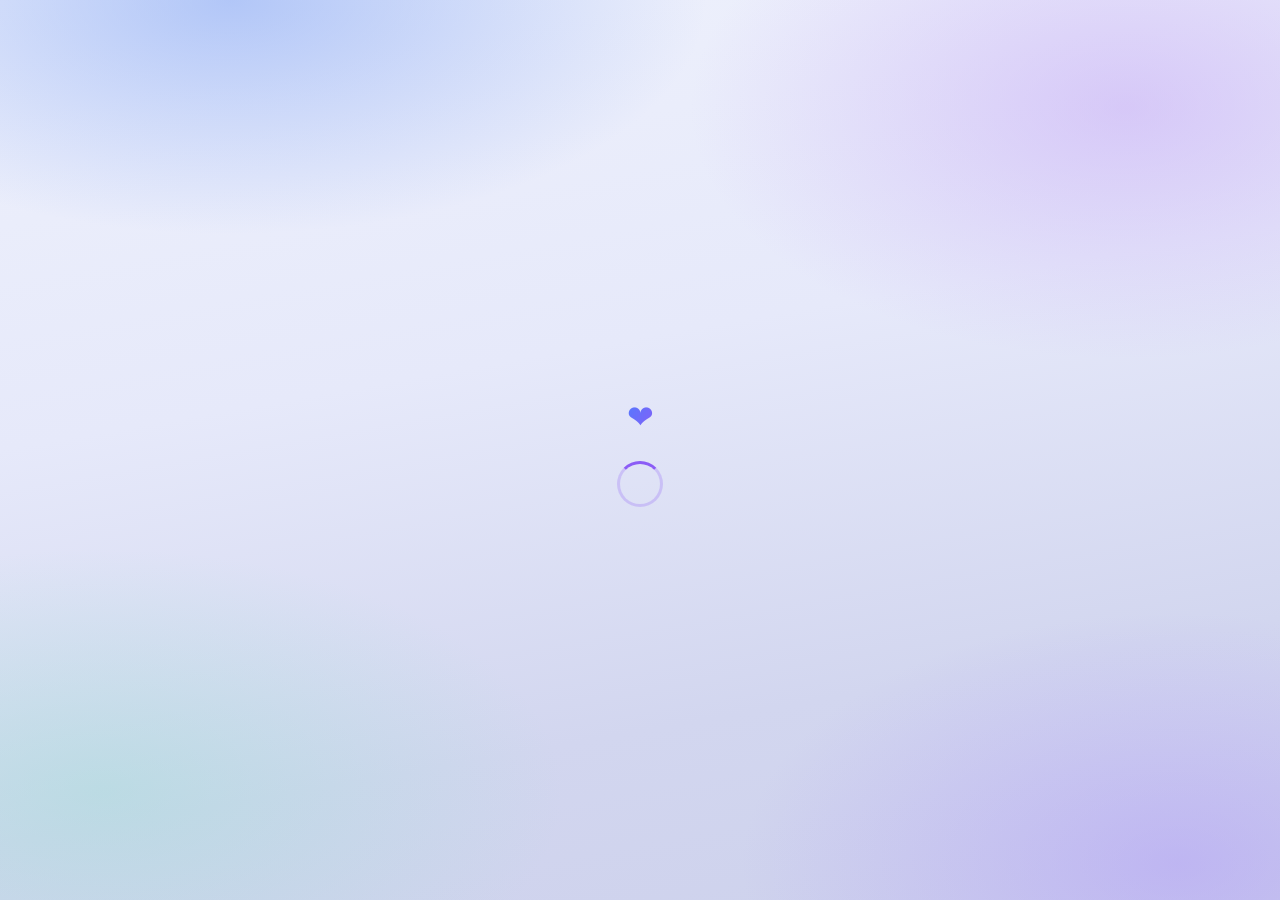
<file: index.html>
<!DOCTYPE html>
<html lang="en">
<head>
  <meta charset="UTF-8" />
  <meta name="viewport" content="width=device-width, initial-scale=1.0" />
  <title>You & Me</title>
  <link rel="preconnect" href="https://fonts.googleapis.com" />
  <link href="https://fonts.googleapis.com/css2?family=Cormorant+Garamond:wght@500;600&family=Poppins:wght@300;400;500&display=swap" rel="stylesheet" />
  <link rel="stylesheet" href="style.css" />
  
  <style>body { opacity: 1 !important; transition: none !important; }</style>
  <script defer src="script.js"></script>
</head>
<body>

  <div class="page-loading-overlay" id="page-loading-overlay">
    <span class="page-loading-glyph">&#10084;</span>
    <div class="loading-spinner" aria-hidden="true"></div>
  </div>
  <script>
    
    (function () {
      var key = "you-and-me-loader-seen";
      if (sessionStorage.getItem(key)) {
        document.getElementById("page-loading-overlay").remove();
      } else {
        sessionStorage.setItem(key, "1");
      }
    })();
  </script>

  <nav>
    <a href="index.html" class="nav-brand"><span class="glyph">&#10084;</span> You &amp; Me</a>
    <button class="nav-toggle" id="nav-toggle" aria-label="Toggle menu" aria-expanded="false">
      <span></span><span></span><span></span>
    </button>
    <div class="nav-links" id="nav-links">
      <a href="index.html">Home</a>
      <a href="memories.html">Memories</a>
      <a href="gallery.html">Gallery</a>
      <a href="message.html">Message</a>
      <a href="ourstory.html">Our Story</a>
    </div>
  </nav>

  <div id="particle-field"></div>

  <section class="hero fade-in">
    <div class="hero-content">
      <span class="eyebrow">A little space just for us</span>
      <h1>Every day,<br />I choose you again.</h1>
      <p class="lede">
        This is our corner of the internet the memories we've collected,
        the faces we love, and the little reasons this still feels like home.
      </p>
      <div class="btn-row">
        <a class="btn btn-primary" href="memories.html">See our memories</a>
        <a class="btn btn-ghost" href="ourstory.html">Read our story</a>
      </div>

      <div class="stat-row">
        <div>
          <div class="stat-num">2nd</div>
          <div class="stat-label">Month, and counting</div>
        </div>
        <div>
          <div class="stat-num">&#8734;</div>
          <div class="stat-label">inside jokes</div>
        </div>
        <div>
          <div class="stat-num">01</div>
          <div class="stat-label">favorite person</div>
        </div>
      </div>
    </div>
  </section>

  <footer>made with care, just for you</footer>
</body>
</html>
</file>
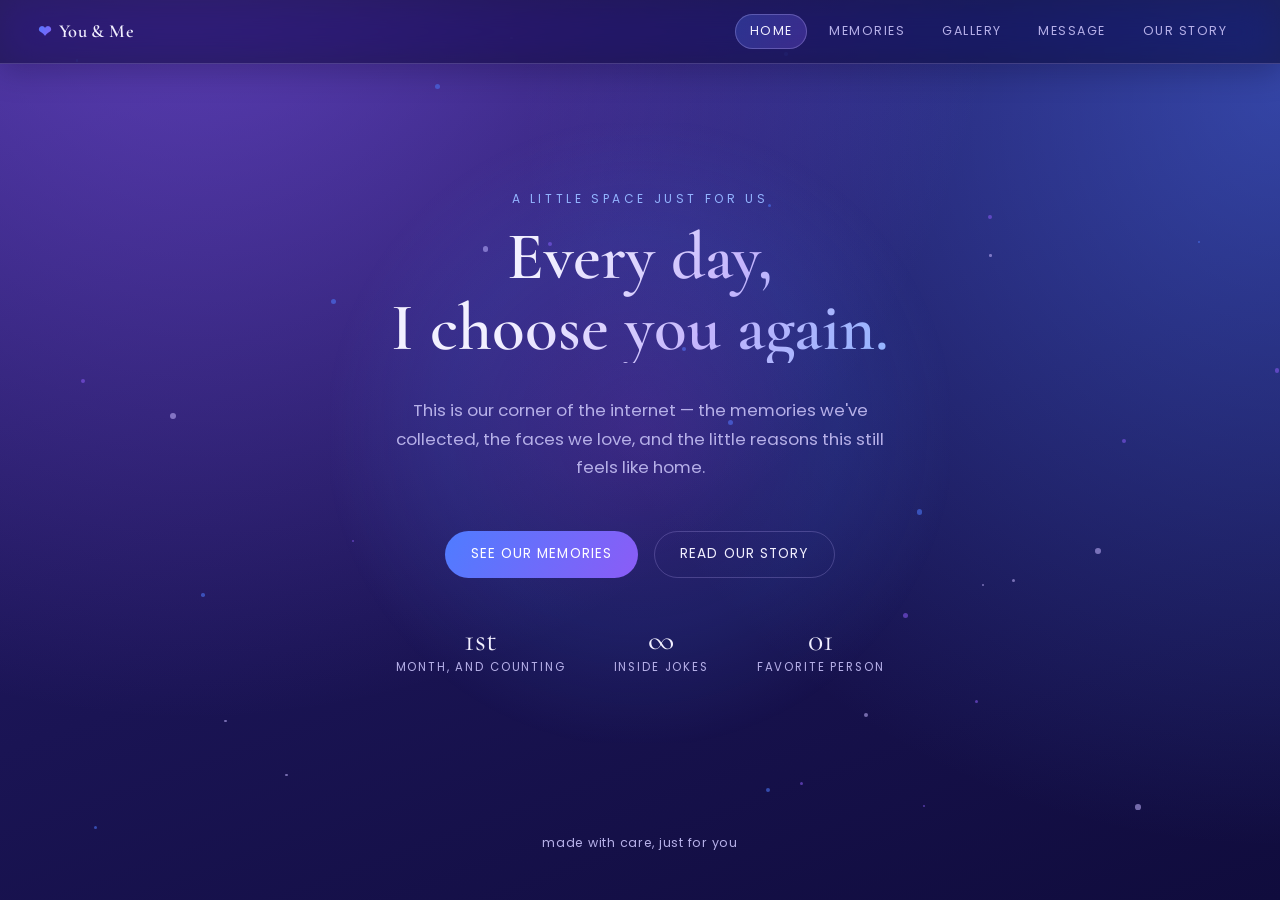
<file: SECRETTT/index.html>
<!DOCTYPE html>
<html lang="en">
<head>
  <meta charset="UTF-8" />
  <meta name="viewport" content="width=device-width, initial-scale=1.0" />
  <title>You & Me</title>
  <link rel="preconnect" href="https://fonts.googleapis.com" />
  <link href="https://fonts.googleapis.com/css2?family=Cormorant+Garamond:wght@500;600&family=Poppins:wght@300;400;500&display=swap" rel="stylesheet" />
  <link rel="stylesheet" href="style.css" />
  <script defer src="script.js"></script>
</head>
<body>

  <nav>
    <a href="index.html" class="nav-brand"><span class="glyph">&#10084;</span> You &amp; Me</a>
    <button class="nav-toggle" id="nav-toggle" aria-label="Toggle menu" aria-expanded="false">
      <span></span><span></span><span></span>
    </button>
    <div class="nav-links" id="nav-links">
      <a href="index.html">Home</a>
      <a href="memories.html">Memories</a>
      <a href="gallery.html">Gallery</a>
      <a href="message.html">Message</a>
      <a href="ourstory.html">Our Story</a>
    </div>
  </nav>

  <div id="particle-field"></div>

  <section class="hero fade-in">
    <div class="hero-content">
      <span class="eyebrow">A little space just for us</span>
      <h1>Every day,<br />I choose you again.</h1>
      <p class="lede">
        This is our corner of the internet — the memories we've collected,
        the faces we love, and the little reasons this still feels like home.
      </p>
      <div class="btn-row">
        <a class="btn btn-primary" href="memories.html">See our memories</a>
        <a class="btn btn-ghost" href="ourstory.html">Read our story</a>
      </div>

      <div class="stat-row">
        <div>
          <div class="stat-num">1st</div>
          <div class="stat-label">Month, and counting</div>
        </div>
        <div>
          <div class="stat-num">&#8734;</div>
          <div class="stat-label">inside jokes</div>
        </div>
        <div>
          <div class="stat-num">01</div>
          <div class="stat-label">favorite person</div>
        </div>
      </div>
    </div>
  </section>

  <footer>made with care, just for you</footer>
</body>
</html>
</file>
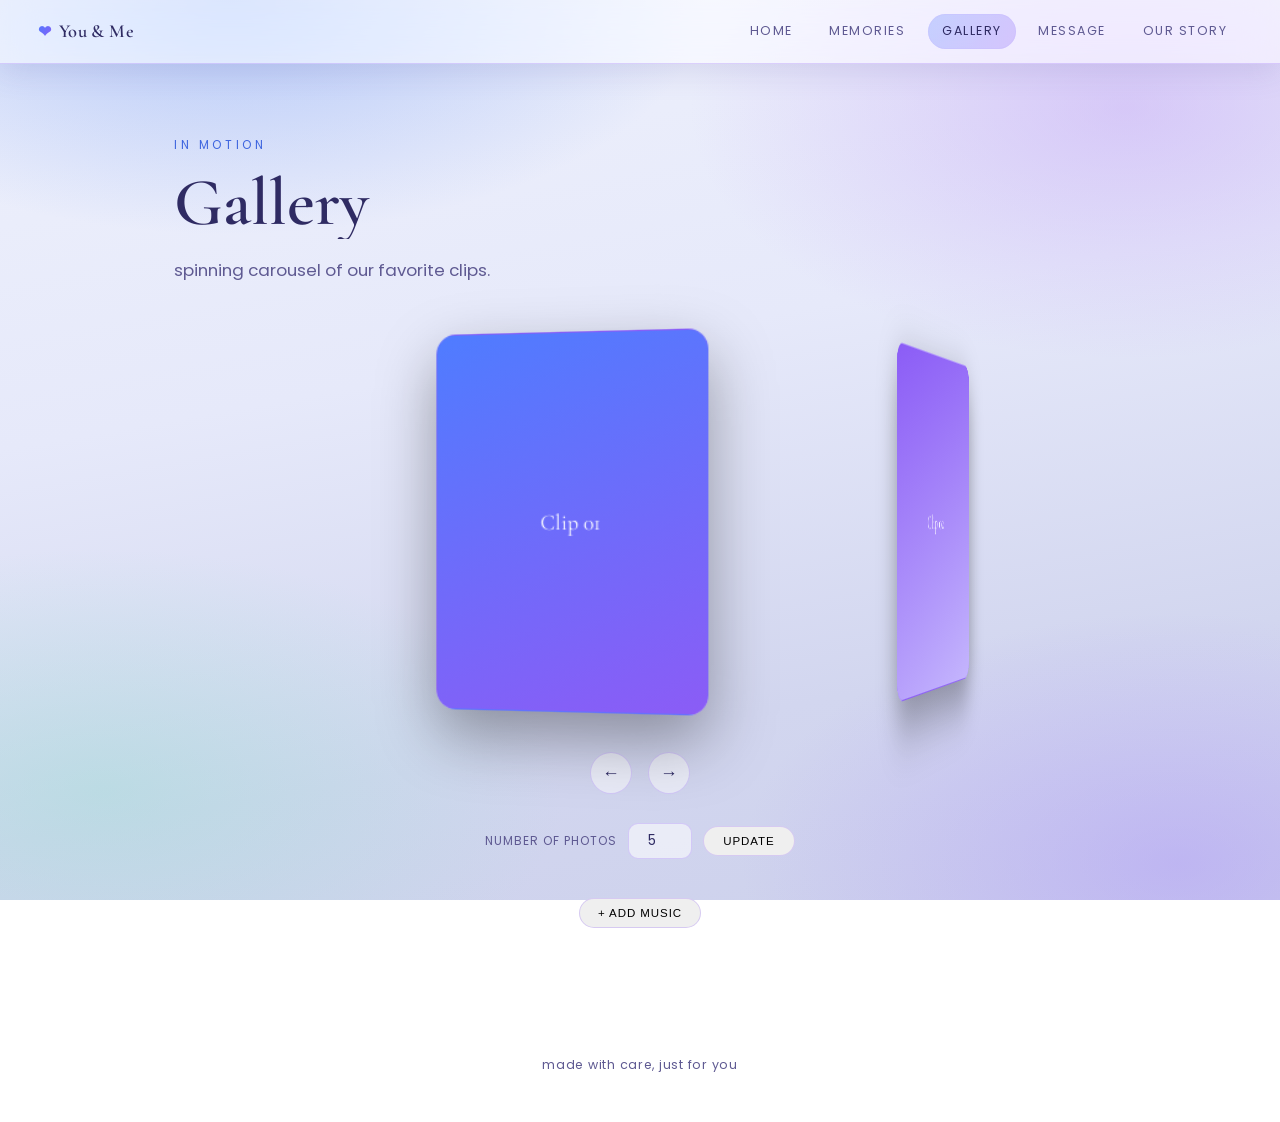
<file: gallery.html>
<!DOCTYPE html>
<html lang="en">
<head>
  <meta charset="UTF-8" />
  <meta name="viewport" content="width=device-width, initial-scale=1.0" />
  <title>Gallery · You & Me</title>
  <link rel="preconnect" href="https://fonts.googleapis.com" />
  <link href="https://fonts.googleapis.com/css2?family=Cormorant+Garamond:wght@500;600&family=Poppins:wght@300;400;500&display=swap" rel="stylesheet" />
  <link rel="stylesheet" href="style.css" />
  <script defer src="cloudinary-config.js"></script>
  <script defer src="jsonbin-config.js"></script>
  <script defer src="script.js"></script>
</head>
<body>

  <nav>
    <a href="index.html" class="nav-brand"><span class="glyph">&#10084;</span> You &amp; Me</a>
    <button class="nav-toggle" id="nav-toggle" aria-label="Toggle menu" aria-expanded="false">
      <span></span><span></span><span></span>
    </button>
    <div class="nav-links" id="nav-links">
      <a href="index.html">Home</a>
      <a href="memories.html">Memories</a>
      <a href="gallery.html" class="active">Gallery</a>
      <a href="message.html">Message</a>
      <a href="ourstory.html">Our Story</a>
    </div>
  </nav>

  <section class="content fade-in">
    <span class="eyebrow">In motion</span>
    <h1>Gallery</h1>
    <p class="lede">
      spinning carousel of our favorite clips.
    </p>

    <div class="carousel-stage">
      <div class="carousel-container">
        <div class="carousel-item">Clip 01</div>
        <div class="carousel-item">Clip 02</div>
        <div class="carousel-item">Clip 03</div>
        <div class="carousel-item">Clip 04</div>
        <div class="carousel-item">Clip 05</div>
      </div>
    </div>

    <input type="file" id="carousel-file-input" accept="image/*" hidden />

    <div class="carousel-controls">
      <button id="prev-btn" aria-label="Previous">&#8592;</button>
      <button id="next-btn" aria-label="Next">&#8594;</button>
    </div>

    <div class="carousel-count-control">
      <label for="carousel-count">Number of photos</label>
      <input type="number" id="carousel-count" min="2" max="12" value="5" />
      <button id="carousel-count-apply" type="button" class="btn btn-ghost">Update</button>
    </div>

    <div class="music-bar" id="music-bar">
      <div class="music-toolbar">
        <button class="btn btn-ghost music-trigger" id="music-trigger-btn" type="button">+ Add music</button>
      </div>

      <div class="now-playing" id="now-playing" hidden>
        <button class="play-btn" id="play-pause-btn" type="button" aria-label="Play">&#9658;</button>
        <span class="track-name" id="track-name" title="Click to rename"></span>
        <input type="range" id="track-seek" class="track-seek" min="0" max="0" step="0.01" value="0" />
      </div>

      <div class="playlist" id="playlist"></div>

      <audio id="bg-audio" preload="metadata" loop></audio>
    </div>
    <input type="file" id="music-file-input" accept="audio/*" hidden />
  </section>

  <div class="confirm-modal" id="delete-confirm-modal" hidden>
    <div class="confirm-modal-backdrop" id="delete-confirm-backdrop"></div>
    <div class="confirm-modal-content">
      <p id="delete-confirm-message">Delete this?</p>
      <div class="confirm-modal-actions">
        <button class="btn btn-primary" id="delete-confirm-yes" type="button">Delete</button>
        <button class="btn btn-ghost" id="delete-confirm-no" type="button">Cancel</button>
      </div>
    </div>
  </div>

  <div class="loading-overlay" id="loading-overlay" hidden>
    <div class="loading-spinner" aria-hidden="true"></div>
    <p id="loading-overlay-message">Loading…</p>
  </div>

  <footer>made with care, just for you</footer>
</body>
</html>
</file>
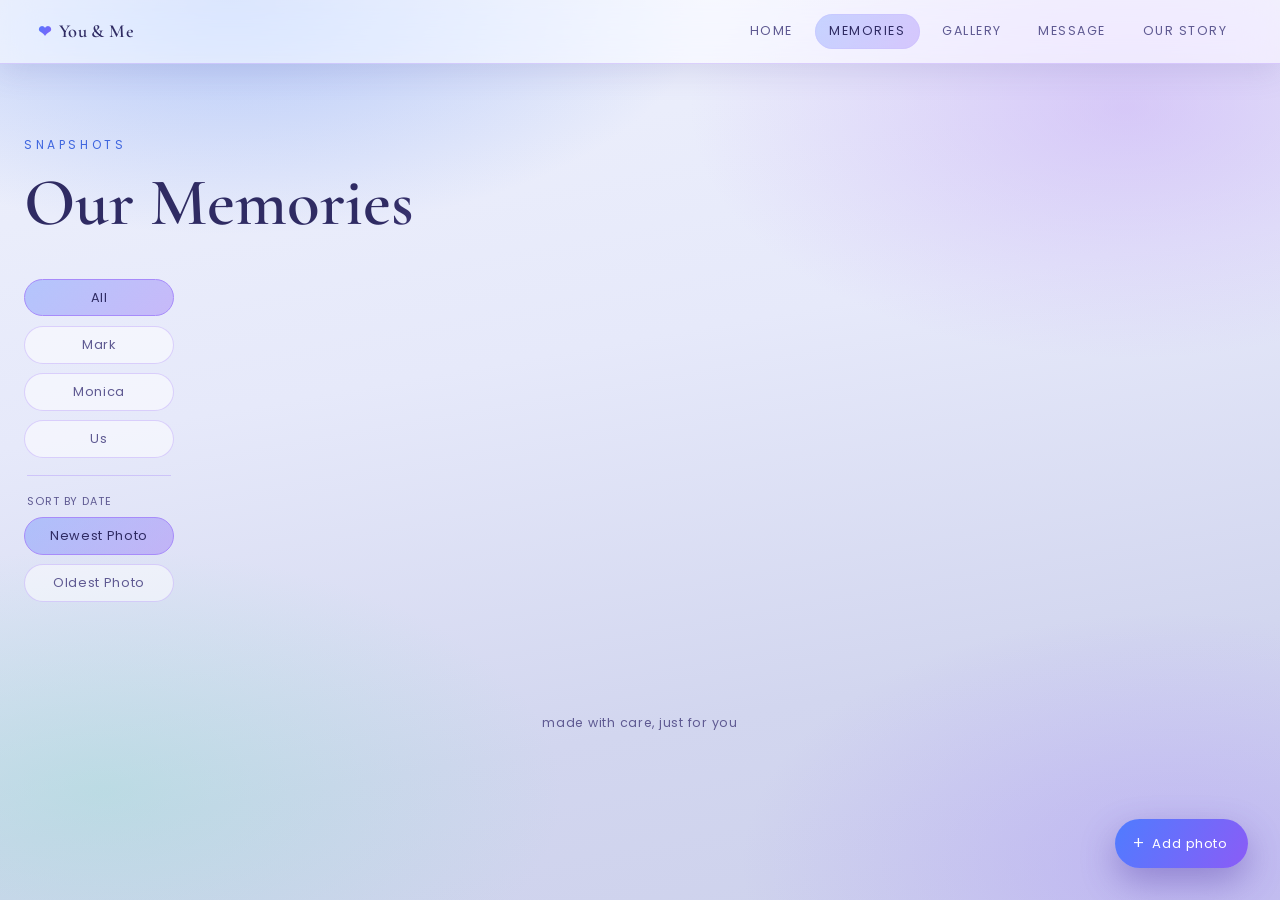
<file: memories.html>
<!DOCTYPE html>
<html lang="en">
<head>
  <meta charset="UTF-8" />
  <meta name="viewport" content="width=device-width, initial-scale=1.0" />
  <title>Memories · You & Me</title>
  <link rel="preconnect" href="https://fonts.googleapis.com" />
  <link href="https://fonts.googleapis.com/css2?family=Cormorant+Garamond:wght@500;600&family=Poppins:wght@300;400;500&display=swap" rel="stylesheet" />
  <link rel="stylesheet" href="style.css" />
  <script defer src="cloudinary-config.js"></script>
  <script defer src="jsonbin-config.js"></script>
  <script defer src="script.js"></script>
</head>
<body>

  <nav>
    <a href="index.html" class="nav-brand"><span class="glyph">&#10084;</span> You &amp; Me</a>
    <button class="nav-toggle" id="nav-toggle" aria-label="Toggle menu" aria-expanded="false">
      <span></span><span></span><span></span>
    </button>
    <div class="nav-links" id="nav-links">
      <a href="index.html">Home</a>
      <a href="memories.html" class="active">Memories</a>
      <a href="gallery.html">Gallery</a>
      <a href="message.html">Message</a>
      <a href="ourstory.html">Our Story</a>
    </div>
  </nav>

  <section class="content content-wide fade-in">
    <span class="eyebrow">Snapshots</span>
    <h1>Our Memories</h1>
   
    <div class="memories-layout">
      <aside class="memories-filters" role="tablist" aria-label="Filter memories">
        <button class="filter-btn active" data-filter="all" type="button" role="tab" aria-selected="true">All</button>
        <button class="filter-btn" data-filter="mark" type="button" role="tab" aria-selected="false">Mark</button>
        <button class="filter-btn" data-filter="monica" type="button" role="tab" aria-selected="false">Monica</button>
        <button class="filter-btn" data-filter="us" type="button" role="tab" aria-selected="false">Us</button>

        <div class="filter-divider"></div>
        <span class="filter-label">Sort by date</span>
        <button class="filter-btn sort-btn active" data-sort="newest" type="button">Newest Photo</button>
        <button class="filter-btn sort-btn" data-sort="oldest" type="button">Oldest Photo</button>
      </aside>

      <div class="memories-grid" id="memories-grid"></div>
    </div>

    <input type="file" id="memory-file-input" accept="image/*" hidden />
  </section>

  <button class="fab-add-memory" id="add-memory-btn" type="button" aria-label="Add photo">
    <span class="add-icon">+</span>
    <span class="fab-label">Add photo</span>
  </button>

  <div class="memory-modal" id="memory-modal" hidden>
    <div class="memory-modal-backdrop" id="memory-modal-backdrop"></div>
    <div class="memory-modal-content">
      <div class="memory-modal-photo" id="memory-modal-photo"></div>
      <div class="memory-modal-fields">
        <label for="memory-modal-caption">Caption</label>
        <input type="text" id="memory-modal-caption" placeholder="Add a caption…" maxlength="80" />
        <label for="memory-modal-date">Date</label>
        <input type="date" id="memory-modal-date" />
        <div class="memory-modal-actions">
          <button class="btn btn-primary" id="memory-modal-save" type="button">Save</button>
          <button class="btn btn-ghost" id="memory-modal-cancel" type="button">Cancel</button>
        </div>
      </div>
    </div>
  </div>

  <div class="memory-modal" id="add-memory-modal" hidden>
    <div class="memory-modal-backdrop" id="add-memory-backdrop"></div>
    <div class="memory-modal-content">
      <div class="memory-modal-photo" id="add-memory-photo"></div>
      <div class="memory-modal-fields">
        <label for="add-memory-caption">Caption</label>
        <input type="text" id="add-memory-caption" placeholder="Add a caption…" maxlength="80" />
        <label for="add-memory-date">Date</label>
        <input type="date" id="add-memory-date" />
        <label id="add-memory-category-label">Whose memory is this?</label>
        <div class="category-picker" role="group" aria-labelledby="add-memory-category-label">
          <button class="category-btn active" data-category="us" type="button">Us</button>
          <button class="category-btn" data-category="mark" type="button">Mark</button>
          <button class="category-btn" data-category="monica" type="button">Monica</button>
        </div>
        <div class="memory-modal-actions">
          <button class="btn btn-primary" id="add-memory-save" type="button">Save</button>
          <button class="btn btn-ghost" id="add-memory-cancel" type="button">Cancel</button>
        </div>
      </div>
    </div>
  </div>

  <div class="confirm-modal" id="delete-confirm-modal" hidden>
    <div class="confirm-modal-backdrop" id="delete-confirm-backdrop"></div>
    <div class="confirm-modal-content">
      <p id="delete-confirm-message">Delete this memory? This can't be undone.</p>
      <div class="confirm-modal-actions">
        <button class="btn btn-primary" id="delete-confirm-yes" type="button">Delete</button>
        <button class="btn btn-ghost" id="delete-confirm-no" type="button">Cancel</button>
      </div>
    </div>
  </div>

  <div class="loading-overlay" id="loading-overlay" hidden>
    <div class="loading-spinner" aria-hidden="true"></div>
    <p id="loading-overlay-message">Loading…</p>
  </div>

  <footer>made with care, just for you</footer>
</body>
</html>
</file>
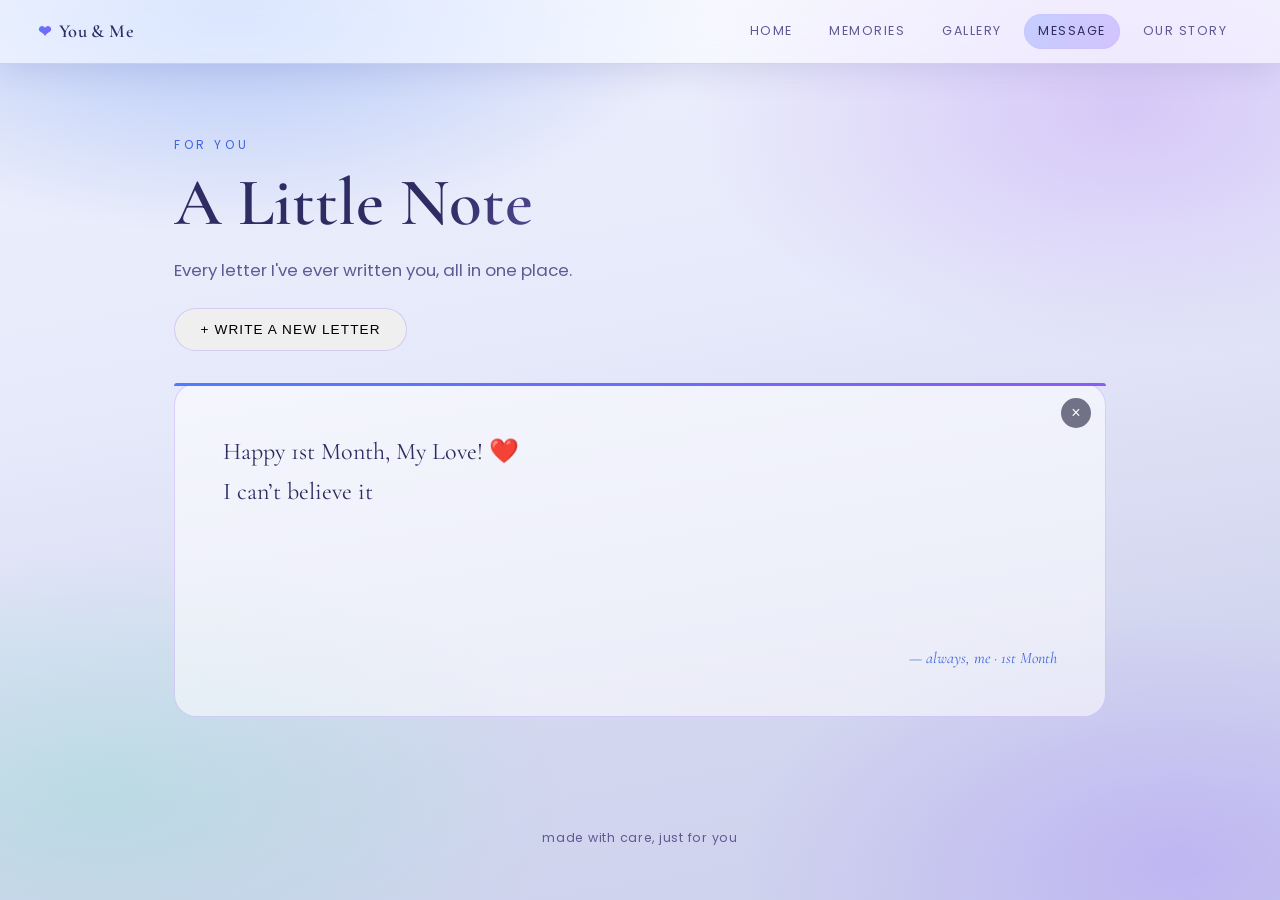
<file: message.html>
<!DOCTYPE html>
<html lang="en">
<head>
  <meta charset="UTF-8" />
  <meta name="viewport" content="width=device-width, initial-scale=1.0" />
  <title>Message · You & Me</title>
  <link rel="preconnect" href="https://fonts.googleapis.com" />
  <link href="https://fonts.googleapis.com/css2?family=Cormorant+Garamond:wght@500;600&family=Poppins:wght@300;400;500&display=swap" rel="stylesheet" />
  <link rel="stylesheet" href="style.css" />
  <script defer src="jsonbin-config.js"></script>
  <script defer src="script.js"></script>
</head>
<body>

  <nav>
    <a href="index.html" class="nav-brand"><span class="glyph">&#10084;</span> You &amp; Me</a>
    <button class="nav-toggle" id="nav-toggle" aria-label="Toggle menu" aria-expanded="false">
      <span></span><span></span><span></span>
    </button>
    <div class="nav-links" id="nav-links">
      <a href="index.html">Home</a>
      <a href="memories.html">Memories</a>
      <a href="gallery.html">Gallery</a>
      <a href="message.html" class="active">Message</a>
      <a href="ourstory.html">Our Story</a>
    </div>
  </nav>

  <section class="content fade-in">
    <span class="eyebrow">For you</span>
    <h1>A Little Note</h1>
    <p class="lede">
      Every letter I've ever written you, all in one place.
    </p>

    <div class="letters-toolbar">
      <button class="btn btn-ghost" id="add-letter-btn" type="button">+ Write a new letter</button>
    </div>

    <div class="letter-form" id="letter-form" hidden>
      <textarea id="letter-textarea" class="story-textarea" rows="7" placeholder="Write what's on your heart…"></textarea>
      <div class="letter-form-actions">
        <button class="btn btn-primary" id="save-letter-btn" type="button">Save letter</button>
        <button class="btn btn-ghost" id="cancel-letter-btn" type="button">Cancel</button>
      </div>
    </div>

    <div
      class="letters-list"
      id="letters-list"
      data-fallback-date="1st Month"
      data-fallback="Happy 1st Month, My Love! ❤️
I can’t believe it has already been a whole month since we made things official. On one hand, the time has absolutely flown by because I’ve been having the absolute best time with you. On the other hand, it feels like I’ve known and loved you for a lifetime.

Before you came into my life, I didn't realize how much brighter, warmer, and happier my days could actually be. Just knowing I have you to talk to, laugh with, and lean on makes everything so much better."
    ></div>
  </section>

  <div class="confirm-modal" id="delete-confirm-modal" hidden>
    <div class="confirm-modal-backdrop" id="delete-confirm-backdrop"></div>
    <div class="confirm-modal-content">
      <p id="delete-confirm-message">Delete this?</p>
      <div class="confirm-modal-actions">
        <button class="btn btn-primary" id="delete-confirm-yes" type="button">Delete</button>
        <button class="btn btn-ghost" id="delete-confirm-no" type="button">Cancel</button>
      </div>
    </div>
  </div>

  <div class="loading-overlay" id="loading-overlay" hidden>
    <div class="loading-spinner" aria-hidden="true"></div>
    <p id="loading-overlay-message">Loading…</p>
  </div>

  <footer>made with care, just for you</footer>
</body>
</html>
</file>
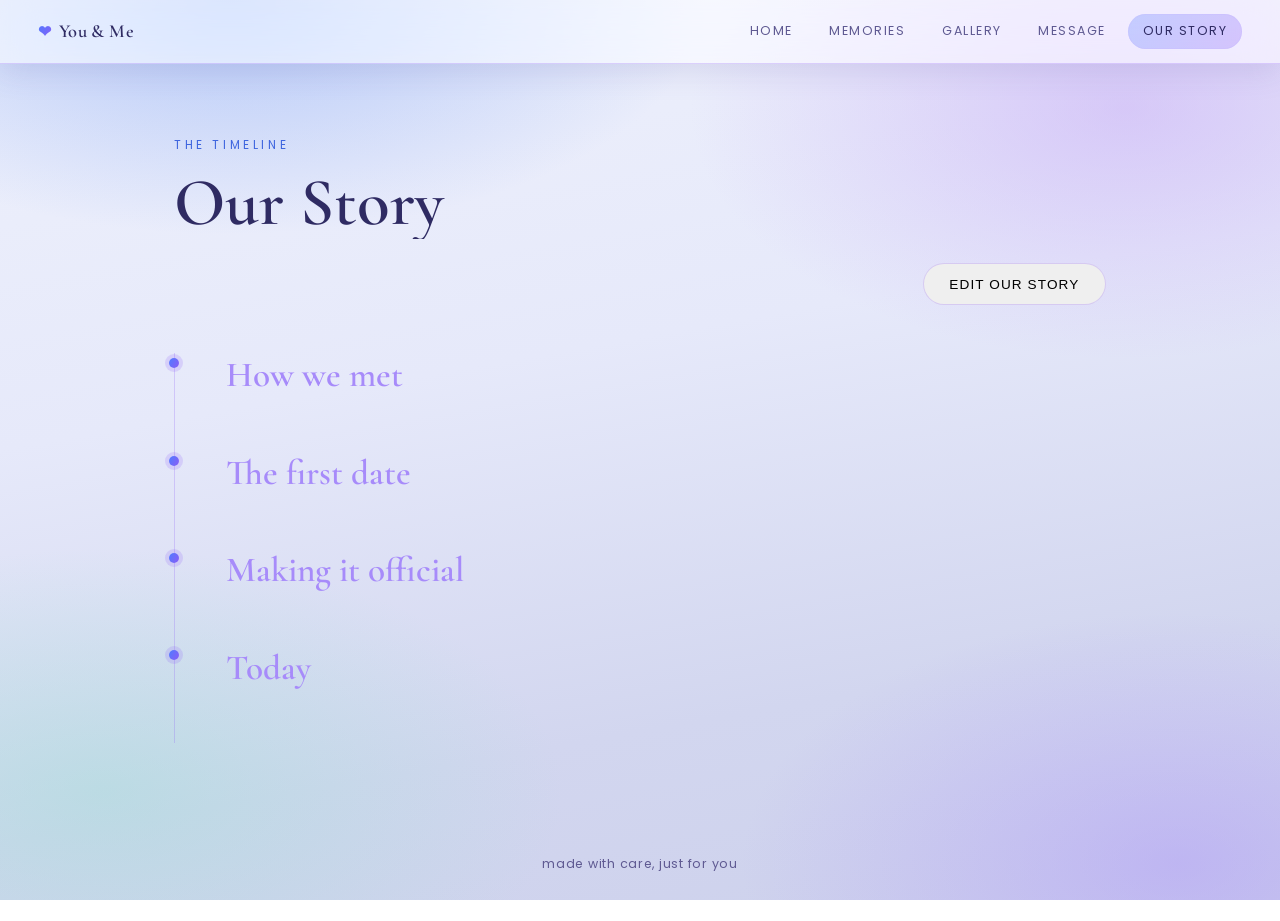
<file: ourstory.html>
<!DOCTYPE html>
<html lang="en">
<head>
  <meta charset="UTF-8" />
  <meta name="viewport" content="width=device-width, initial-scale=1.0" />
  <title>Our Story · You & Me</title>
  <link rel="preconnect" href="https://fonts.googleapis.com" />
  <link href="https://fonts.googleapis.com/css2?family=Cormorant+Garamond:wght@500;600&family=Poppins:wght@300;400;500&display=swap" rel="stylesheet" />
  <link rel="stylesheet" href="style.css" />
  <script defer src="jsonbin-config.js"></script>
  <script defer src="script.js"></script>
</head>
<body>

  <nav>
    <a href="index.html" class="nav-brand"><span class="glyph">&#10084;</span> You &amp; Me</a>
    <button class="nav-toggle" id="nav-toggle" aria-label="Toggle menu" aria-expanded="false">
      <span></span><span></span><span></span>
    </button>
    <div class="nav-links" id="nav-links">
      <a href="index.html">Home</a>
      <a href="memories.html">Memories</a>
      <a href="gallery.html">Gallery</a>
      <a href="message.html">Message</a>
      <a href="ourstory.html" class="active">Our Story</a>
    </div>
  </nav>

  <section class="content fade-in">
    <span class="eyebrow">The timeline</span>
    <h1>Our Story</h1>

    <div class="story-toolbar">
      <button class="btn btn-ghost" id="edit-story-btn" type="button">Edit our story</button>
    </div>

    <div class="timeline" id="story-timeline">
      <div class="timeline-item" style="animation-delay:.05s" data-chapter="how-we-met">
        <h2>How we met</h2>
        <p class="story-text"></p>
      </div>
      <div class="timeline-item" style="animation-delay:.15s" data-chapter="first-date">
        <h2>The first date</h2>
        <p class="story-text"></p>
      </div>
      <div class="timeline-item" style="animation-delay:.25s" data-chapter="official">
        <h2>Making it official</h2>
        <p class="story-text"></p>
      </div>
      <div class="timeline-item" style="animation-delay:.35s" data-chapter="today">
        <h2>Today</h2>
        <p class="story-text"></p>
      </div>
    </div>

    <div class="story-actions" id="story-actions" hidden>
      <button class="btn btn-primary" id="save-story-btn" type="button">Save story</button>
      <button class="btn btn-ghost" id="cancel-story-btn" type="button">Cancel</button>
    </div>
  </section>

  <footer>made with care, just for you</footer>
</body>
</html>
</file>
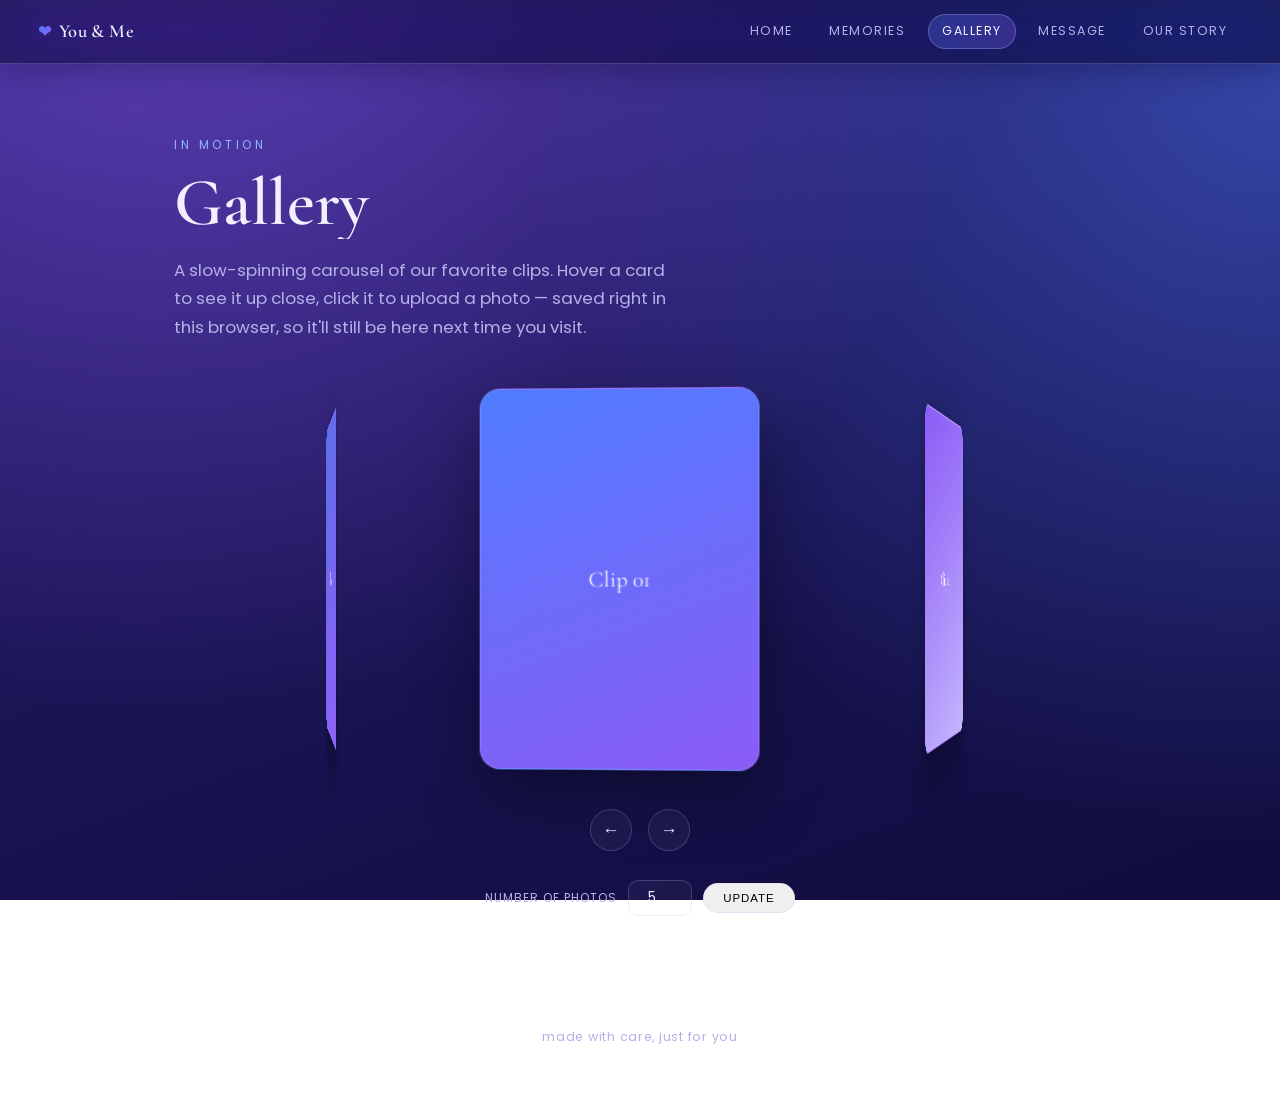
<file: SECRETTT/gallery.html>
<!DOCTYPE html>
<html lang="en">
<head>
  <meta charset="UTF-8" />
  <meta name="viewport" content="width=device-width, initial-scale=1.0" />
  <title>Gallery · You & Me</title>
  <link rel="preconnect" href="https://fonts.googleapis.com" />
  <link href="https://fonts.googleapis.com/css2?family=Cormorant+Garamond:wght@500;600&family=Poppins:wght@300;400;500&display=swap" rel="stylesheet" />
  <link rel="stylesheet" href="style.css" />
  <script defer src="cloudinary-config.js"></script>
  <script defer src="script.js"></script>
</head>
<body>

  <nav>
    <a href="index.html" class="nav-brand"><span class="glyph">&#10084;</span> You &amp; Me</a>
    <button class="nav-toggle" id="nav-toggle" aria-label="Toggle menu" aria-expanded="false">
      <span></span><span></span><span></span>
    </button>
    <div class="nav-links" id="nav-links">
      <a href="index.html">Home</a>
      <a href="memories.html">Memories</a>
      <a href="gallery.html" class="active">Gallery</a>
      <a href="message.html">Message</a>
      <a href="ourstory.html">Our Story</a>
    </div>
  </nav>

  <section class="content fade-in">
    <span class="eyebrow">In motion</span>
    <h1>Gallery</h1>
    <p class="lede">
      A slow-spinning carousel of our favorite clips. Hover a card to see
      it up close, click it to upload a photo — saved right in this
      browser, so it'll still be here next time you visit.
    </p>

    <div class="carousel-stage">
      <div class="carousel-container">
        <div class="carousel-item">Clip 01</div>
        <div class="carousel-item">Clip 02</div>
        <div class="carousel-item">Clip 03</div>
        <div class="carousel-item">Clip 04</div>
        <div class="carousel-item">Clip 05</div>
      </div>
    </div>

    <input type="file" id="carousel-file-input" accept="image/*" hidden />

    <div class="carousel-controls">
      <button id="prev-btn" aria-label="Previous">&#8592;</button>
      <button id="next-btn" aria-label="Next">&#8594;</button>
    </div>

    <div class="carousel-count-control">
      <label for="carousel-count">Number of photos</label>
      <input type="number" id="carousel-count" min="2" max="12" value="5" />
      <button id="carousel-count-apply" type="button" class="btn btn-ghost">Update</button>
    </div>
  </section>

  <footer>made with care, just for you</footer>
</body>
</html>
</file>
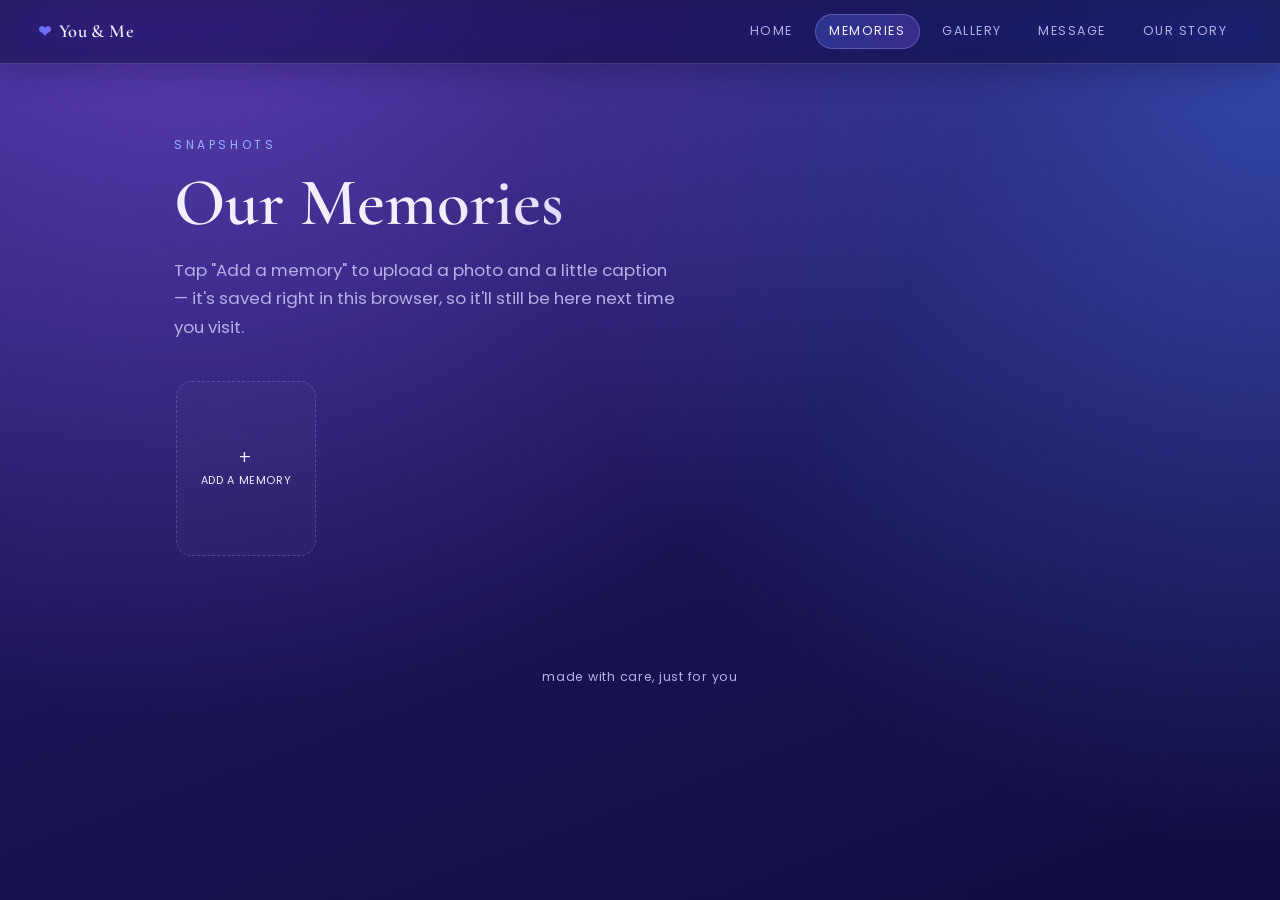
<file: SECRETTT/memories.html>
<!DOCTYPE html>
<html lang="en">
<head>
  <meta charset="UTF-8" />
  <meta name="viewport" content="width=device-width, initial-scale=1.0" />
  <title>Memories · You & Me</title>
  <link rel="preconnect" href="https://fonts.googleapis.com" />
  <link href="https://fonts.googleapis.com/css2?family=Cormorant+Garamond:wght@500;600&family=Poppins:wght@300;400;500&display=swap" rel="stylesheet" />
  <link rel="stylesheet" href="style.css" />
  <script defer src="cloudinary-config.js"></script>
  <script defer src="script.js"></script>
</head>
<body>

  <nav>
    <a href="index.html" class="nav-brand"><span class="glyph">&#10084;</span> You &amp; Me</a>
    <button class="nav-toggle" id="nav-toggle" aria-label="Toggle menu" aria-expanded="false">
      <span></span><span></span><span></span>
    </button>
    <div class="nav-links" id="nav-links">
      <a href="index.html">Home</a>
      <a href="memories.html" class="active">Memories</a>
      <a href="gallery.html">Gallery</a>
      <a href="message.html">Message</a>
      <a href="ourstory.html">Our Story</a>
    </div>
  </nav>

  <section class="content fade-in">
    <span class="eyebrow">Snapshots</span>
    <h1>Our Memories</h1>
    <p class="lede">
      Tap "Add a memory" to upload a photo and a little caption — it's saved
      right in this browser, so it'll still be here next time you visit.
    </p>

    <div class="memories-grid" id="memories-grid">
      <button class="memory-card memory-add" id="add-memory-btn" type="button">
        <span class="add-icon">+</span>
        <span>Add a memory</span>
      </button>
    </div>

    <input type="file" id="memory-file-input" accept="image/*" hidden />
  </section>

  <footer>made with care, just for you</footer>
</body>
</html>
</file>
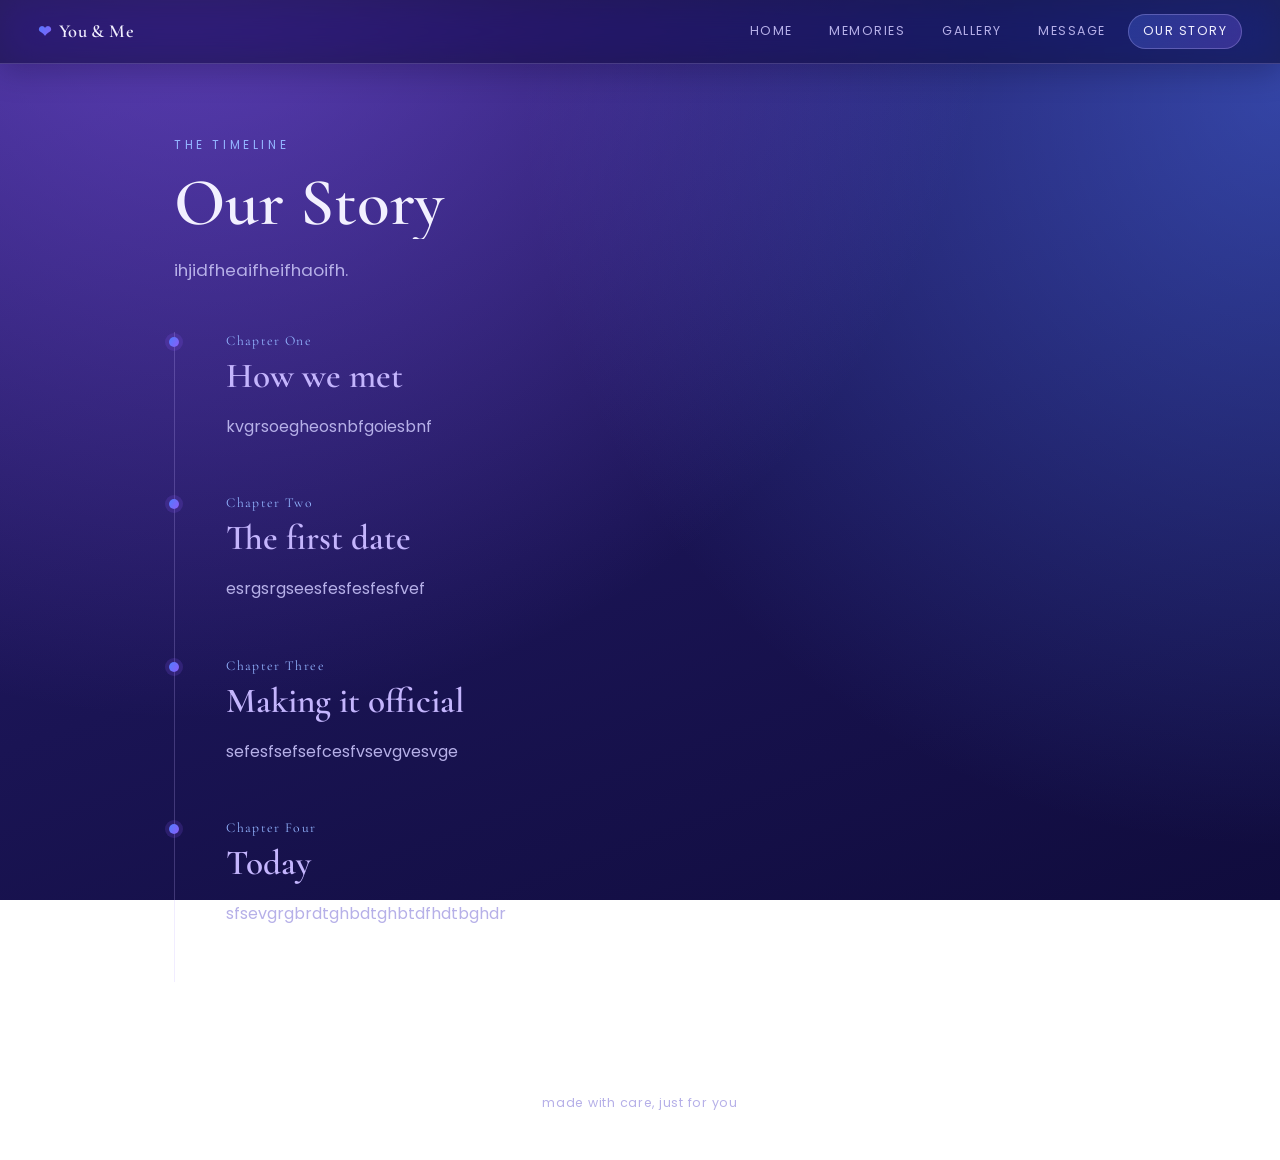
<file: SECRETTT/ourstory.html>
<!DOCTYPE html>
<html lang="en">
<head>
  <meta charset="UTF-8" />
  <meta name="viewport" content="width=device-width, initial-scale=1.0" />
  <title>Our Story · You & Me</title>
  <link rel="preconnect" href="https://fonts.googleapis.com" />
  <link href="https://fonts.googleapis.com/css2?family=Cormorant+Garamond:wght@500;600&family=Poppins:wght@300;400;500&display=swap" rel="stylesheet" />
  <link rel="stylesheet" href="style.css" />
  <script defer src="script.js"></script>
</head>
<body>

  <nav>
    <a href="index.html" class="nav-brand"><span class="glyph">&#10084;</span> You &amp; Me</a>
    <button class="nav-toggle" id="nav-toggle" aria-label="Toggle menu" aria-expanded="false">
      <span></span><span></span><span></span>
    </button>
    <div class="nav-links" id="nav-links">
      <a href="index.html">Home</a>
      <a href="memories.html">Memories</a>
      <a href="gallery.html">Gallery</a>
      <a href="message.html">Message</a>
      <a href="ourstory.html" class="active">Our Story</a>
    </div>
  </nav>

  <section class="content fade-in">
    <span class="eyebrow">The timeline</span>
    <h1>Our Story</h1>
    <p class="lede">ihjidfheaifheifhaoifh.</p>

    <div class="timeline">
      <div class="timeline-item" style="animation-delay:.05s">
        <span class="num">Chapter One</span>
        <h2>How we met</h2>
        <p>kvgrsoegheosnbfgoiesbnf</p>
      </div>
      <div class="timeline-item" style="animation-delay:.15s">
        <span class="num">Chapter Two</span>
        <h2>The first date</h2>
        <p>esrgsrgseesfesfesfesfvef</p>
      </div>
      <div class="timeline-item" style="animation-delay:.25s">
        <span class="num">Chapter Three</span>
        <h2>Making it official</h2>
        <p>sefesfsefsefcesfvsevgvesvge</p>
      </div>
      <div class="timeline-item" style="animation-delay:.35s">
        <span class="num">Chapter Four</span>
        <h2>Today</h2>
        <p>sfsevgrgbrdtghbdtghbtdfhdtbghdr</p>
      </div>
    </div>
  </section>

  <footer>made with care, just for you</footer>
</body>
</html>
</file>
<file: style.css>
/* ===== Tokens ===== */
:root {
  --bg-deep: #d2d6ef;
  --bg-mid: #e6e9fa;
  --violet: #8b5cf6;
  --violet-soft: #a78bfa;
  --blue: #4f7cff;
  --blue-soft: #3f66df;
  --text-main: #2f2b63;
  --text-dim: #5f5a92;
  --card-bg: rgba(255, 255, 255, 0.55);
  --card-border: rgba(139, 92, 246, 0.25);
  --font-display: "Cormorant Garamond", serif;
  --font-body: "Poppins", sans-serif;
}

* { box-sizing: border-box; }

/* The hidden attribute should always win, no matter what display
   value a class rule sets on the same element (author CSS otherwise
   overrides the browser's default [hidden] behavior, which is what
   caused the memory-edit modal to stay visible at all times). */
[hidden] { display: none !important; }

html { scroll-behavior: smooth; overflow-x: hidden; }

body {
  margin: 0;
  min-height: 100vh;
  background:
    radial-gradient(ellipse 60% 42% at 18% 0%, rgba(129, 164, 244, 0.55) 0%, transparent 62%),
    radial-gradient(ellipse 55% 45% at 88% 12%, rgba(196, 165, 245, 0.5) 0%, transparent 62%),
    radial-gradient(ellipse 60% 45% at 8% 88%, rgba(151, 224, 209, 0.4) 0%, transparent 60%),
    radial-gradient(ellipse 55% 45% at 92% 96%, rgba(167, 139, 250, 0.4) 0%, transparent 62%),
    linear-gradient(170deg, #eef1fc 0%, var(--bg-mid) 40%, var(--bg-deep) 75%, #cdd1ec 100%);
  background-attachment: fixed;
  color: var(--text-main);
  font-family: var(--font-body);
  opacity: 0;
  transition: opacity 0.6s ease;
  overflow-x: hidden;
}

body.loaded { opacity: 1; }

a { color: inherit; text-decoration: none; }

/* ===== Nav ===== */
nav {
  position: sticky;
  top: 0;
  z-index: 50;
  display: flex;
  align-items: center;
  justify-content: space-between;
  gap: 1rem;
  padding: 0.85rem clamp(1.1rem, 4vw, 2.4rem);
  background: rgba(255, 255, 255, 0.55);
  backdrop-filter: blur(18px) saturate(140%);
  -webkit-backdrop-filter: blur(18px) saturate(140%);
  border-bottom: 1px solid var(--card-border);
  box-shadow: 0 8px 30px rgba(90, 80, 160, 0.15);
}

.nav-brand {
  display: inline-flex;
  align-items: center;
  gap: 0.45rem;
  font-family: var(--font-display);
  font-size: 1.15rem;
  font-weight: 600;
  color: var(--text-main);
  letter-spacing: 0.02em;
  flex-shrink: 0;
  transition: opacity 0.25s ease;
}

.nav-brand:hover { opacity: 0.85; }

.nav-brand .glyph {
  display: inline-block;
  font-size: 0.85em;
  background: linear-gradient(120deg, var(--blue), var(--violet));
  -webkit-background-clip: text;
  background-clip: text;
  color: transparent;
  animation: glyphPulse 2.6s ease-in-out infinite;
}

@keyframes glyphPulse {
  0%, 100% { transform: scale(1); }
  50%      { transform: scale(1.18); }
}

.nav-links {
  display: flex;
  align-items: center;
  gap: clamp(0.2rem, 1.4vw, 0.5rem);
}

.nav-toggle {
  display: none;
  flex-direction: column;
  justify-content: center;
  gap: 5px;
  width: 38px;
  height: 38px;
  border-radius: 10px;
  border: 1px solid var(--card-border);
  background: rgba(255, 255, 255, 0.5);
  cursor: pointer;
  flex-shrink: 0;
}

.nav-toggle span {
  display: block;
  width: 18px;
  height: 1.5px;
  margin: 0 auto;
  background: var(--text-main);
  border-radius: 2px;
  transition: transform 0.3s ease, opacity 0.3s ease;
}

.nav-toggle.open span:nth-child(1) { transform: translateY(6.5px) rotate(45deg); }
.nav-toggle.open span:nth-child(2) { opacity: 0; }
.nav-toggle.open span:nth-child(3) { transform: translateY(-6.5px) rotate(-45deg); }

nav a:not(.nav-brand) {
  font-family: var(--font-body);
  font-size: 0.78rem;
  letter-spacing: 0.12em;
  text-transform: uppercase;
  color: var(--text-dim);
  padding: 0.55rem 0.9rem;
  border-radius: 999px;
  position: relative;
  transition: color 0.25s ease, background 0.25s ease;
  white-space: nowrap;
}

nav a:not(.nav-brand):hover {
  color: var(--text-main);
  background: rgba(196, 181, 253, 0.1);
}

nav a.active {
  color: var(--text-main);
  background: linear-gradient(120deg, rgba(79, 124, 255, 0.28), rgba(139, 92, 246, 0.28));
  box-shadow: inset 0 0 0 1px rgba(196, 181, 253, 0.3);
}

@media (max-width: 720px) {
  .nav-toggle { display: flex; }

  .nav-links {
    position: absolute;
    top: 100%;
    left: 0;
    right: 0;
    flex-direction: column;
    align-items: stretch;
    gap: 0.3rem;
    padding: 0.8rem 1rem 1.1rem;
    background: rgba(255, 255, 255, 0.92);
    backdrop-filter: blur(18px);
    border-bottom: 1px solid var(--card-border);
    max-height: 0;
    overflow: hidden;
    opacity: 0;
    transition: max-height 0.35s ease, opacity 0.25s ease;
  }

  .nav-links.open {
    max-height: 400px;
    opacity: 1;
  }

  nav a:not(.nav-brand) {
    text-align: center;
    padding: 0.75rem 1rem;
  }
}

/* ===== Content shell ===== */
.content {
  max-width: 980px;
  margin: 0 auto;
  padding: clamp(2rem, 6vw, 4.5rem) 1.5rem 5rem;
}

/* Memories page only — it's mostly a photo grid, so on a wide desktop
   screen it should use that width instead of sitting in the same
   narrow centered column as text-heavy pages. Full width now — the
   small side gutter comes from .content's own padding, not from a
   percentage cap that was still leaving a visible margin. */
.content.content-wide {
  max-width: 100%;
}

.fade-in {
  animation: fadeInUp 0.9s ease both;
}

@keyframes fadeInUp {
  from { opacity: 0; transform: translateY(18px); }
  to   { opacity: 1; transform: translateY(0); }
}

.eyebrow {
  display: block;
  font-size: 0.75rem;
  letter-spacing: 0.3em;
  text-transform: uppercase;
  color: var(--blue-soft);
  margin-bottom: 0.9rem;
}

h1 {
  font-family: var(--font-display);
  font-weight: 600;
  font-size: clamp(2.4rem, 6vw, 4.2rem);
  line-height: 1.05;
  margin: 0 0 1rem;
  background: linear-gradient(120deg, var(--text-main) 30%, var(--violet-soft) 65%, var(--blue-soft) 100%);
  -webkit-background-clip: text;
  background-clip: text;
  color: transparent;
}

h2 {
  font-family: var(--font-display);
  font-weight: 600;
  font-size: clamp(1.6rem, 3.5vw, 2.2rem);
  color: var(--violet-soft);
  margin: 0 0 0.6rem;
}

p { color: var(--text-dim); line-height: 1.7; font-size: 1rem; }

.lede {
  max-width: 46ch;
  font-size: 1.05rem;
}

/* ===== Buttons ===== */
.btn-row { display: flex; gap: 1rem; flex-wrap: wrap; margin-top: 2rem; }

.btn {
  display: inline-flex;
  align-items: center;
  gap: 0.5rem;
  padding: 0.8rem 1.6rem;
  border-radius: 999px;
  font-size: 0.85rem;
  letter-spacing: 0.08em;
  text-transform: uppercase;
  border: 1px solid var(--card-border);
  transition: transform 0.25s ease, border-color 0.25s ease, background 0.25s ease;
}

.btn-primary {
  background: linear-gradient(120deg, var(--blue), var(--violet));
  color: #fff;
  border: none;
}

.btn-primary:hover { transform: translateY(-2px); filter: brightness(1.08); }

.btn-ghost:hover {
  border-color: var(--violet-soft);
  transform: translateY(-2px);
  background: rgba(196, 181, 253, 0.06);
}

/* ===== Hero (index) ===== */
.hero {
  position: relative;
  min-height: 82vh;
  display: flex;
  flex-direction: column;
  justify-content: center;
  align-items: center;
  text-align: center;
  padding: clamp(2rem, 6vw, 4.5rem) 1.5rem;
  max-width: 980px;
  margin: 0 auto;
  overflow: hidden;
}

.hero::before {
  content: "";
  position: absolute;
  top: 50%;
  left: 50%;
  width: 620px;
  height: 620px;
  background: radial-gradient(circle, rgba(139, 92, 246, 0.22) 0%, rgba(79, 124, 255, 0.12) 45%, transparent 72%);
  transform: translate(-50%, -50%);
  z-index: 0;
  animation: pulseGlow 6s ease-in-out infinite;
}

@keyframes pulseGlow {
  0%, 100% { opacity: 0.7; transform: translate(-50%, -50%) scale(1); }
  50%       { opacity: 1;   transform: translate(-50%, -50%) scale(1.08); }
}

#particle-field {
  position: fixed;
  inset: 0;
  z-index: 0;
  pointer-events: none;
}

.particle {
  position: absolute;
  border-radius: 50%;
  filter: blur(0.5px);
  opacity: 0.55;
  animation: drift linear infinite;
}

@keyframes drift {
  from { transform: translateY(0) translateX(0); }
  to   { transform: translateY(-40px) translateX(12px); }
}

.hero-content {
  position: relative;
  z-index: 1;
  display: flex;
  flex-direction: column;
  align-items: center;
}

.hero .lede { margin-left: auto; margin-right: auto; }
.hero .btn-row { justify-content: center; }

.stat-row {
  display: flex;
  justify-content: center;
  gap: clamp(1.5rem, 5vw, 3rem);
  margin-top: 2.6rem;
  flex-wrap: wrap;
}

.stat-num {
  font-family: var(--font-display);
  font-size: 2rem;
  color: var(--text-main);
}

.stat-label {
  font-size: 0.72rem;
  letter-spacing: 0.16em;
  text-transform: uppercase;
  color: var(--text-dim);
}

/* ===== Memories grid ===== */
.memories-layout {
  display: flex;
  align-items: flex-start;
  gap: 2.2rem;
  margin-top: 2.5rem;
}

.memories-filters {
  display: flex;
  flex-direction: column;
  gap: 0.6rem;
  flex-shrink: 0;
  width: 150px;
  position: sticky;
  top: 1.5rem;
}

.filter-btn {
  font-family: var(--font-body);
  font-size: 0.8rem;
  letter-spacing: 0.05em;
  color: var(--text-dim);
  background: rgba(255, 255, 255, 0.5);
  border: 1px solid var(--card-border);
  border-radius: 999px;
  padding: 0.55rem 1rem;
  text-align: center;
  white-space: nowrap;
  cursor: pointer;
  transition: border-color 0.2s ease, color 0.2s ease, background 0.2s ease;
}

.filter-btn:hover {
  color: var(--text-main);
  border-color: var(--violet-soft);
}

.filter-btn.active {
  color: var(--text-main);
  background: linear-gradient(135deg, rgba(79, 124, 255, 0.35), rgba(139, 92, 246, 0.35));
  border-color: var(--violet-soft);
}

.filter-divider {
  height: 1px;
  background: var(--card-border);
  margin: 0.5rem 0.2rem;
}

.filter-label {
  font-family: var(--font-body);
  font-size: 0.68rem;
  letter-spacing: 0.08em;
  text-transform: uppercase;
  color: var(--text-dim);
  padding: 0 0.2rem;
  margin-bottom: -0.15rem;
}

.memories-grid {
  display: grid;
  grid-template-columns: repeat(auto-fill, minmax(150px, 1fr));
  gap: 1.1rem;
  flex: 1;
}

@media (max-width: 900px) {
  .memories-layout {
    flex-direction: column;
    align-items: stretch;
  }

  .memories-filters {
    flex-direction: row;
    flex-wrap: wrap;
    width: 100%;
    position: static;
    padding-bottom: 0.3rem;
  }

  .filter-btn {
    white-space: nowrap;
  }

  .filter-divider {
    display: none;
  }

  .filter-label {
    display: flex;
    align-items: center;
    white-space: nowrap;
    margin-bottom: 0;
    flex-basis: 100%;
    margin-top: 0.5rem;
  }

  .memories-grid {
    width: 100%;
  }
}

@media (max-width: 600px) {
  .memories-grid {
    grid-template-columns: repeat(auto-fit, minmax(130px, 1fr));
    gap: 0.8rem;
    width: 100%;
  }

  .memories-grid .memory-card {
    max-width: none;
  }
}

.memory-card {
  aspect-ratio: 4 / 5;
  border-radius: 16px;
  border: 1px solid var(--card-border);
  background: var(--card-bg);
  display: flex;
  align-items: flex-end;
  padding: 0.7rem;
  position: relative;
  overflow: hidden;
  animation: fadeInUp 0.7s ease forwards;
  margin: 0;
  font: inherit;
  width: 100%;
  max-width: 220px;
  text-align: left;
}

.memory-card:not(.memory-add)::before {
  content: "";
  position: absolute;
  inset: 0;
  background: var(--grad, linear-gradient(155deg, var(--blue), var(--violet)));
  opacity: 0.35;
}

.memory-card span {
  position: relative;
  font-size: 0.78rem;
  letter-spacing: 0.08em;
  color: var(--text-dim);
  text-transform: uppercase;
}

.memory-card.has-photo {
  background-size: cover;
  background-position: center;
  transition: transform 0.3s ease, box-shadow 0.3s ease;
  transform-origin: center;
  flex-direction: column;
  align-items: flex-start;
  justify-content: flex-end;
  gap: 0.15rem;
  cursor: pointer;
}

.memory-card.has-photo:hover {
  transform: scale(1.18);
  z-index: 5;
  box-shadow: 0 18px 40px rgba(0, 0, 0, 0.45);
}

.memory-card.has-photo::before {
  content: "";
  position: absolute;
  inset: 0;
  background: linear-gradient(to top, rgba(0,0,0,0.55), transparent 55%);
  opacity: 1;
}

.memory-card.has-photo span {
  font-size: 0.72rem;
  letter-spacing: 0.03em;
  text-transform: none;
  color: #fff;
  opacity: 0;
  transform: translateY(4px);
  transition: opacity 0.25s ease, transform 0.25s ease;
}

.memory-card.has-photo .memory-date {
  font-size: 0.62rem;
  opacity: 0;
  color: rgba(255, 255, 255, 0.8);
}

.memory-card.has-photo:hover span {
  opacity: 1;
  transform: translateY(0);
}

.memory-delete {
  position: absolute;
  top: 8px;
  right: 8px;
  width: 26px;
  height: 26px;
  border-radius: 50%;
  border: none;
  background: rgba(10, 8, 40, 0.55);
  color: #fff;
  font-size: 0.9rem;
  line-height: 1;
  cursor: pointer;
  z-index: 2;
  opacity: 0.85;
  transition: opacity 0.2s ease, background 0.2s ease;
}

.memory-card:hover .memory-delete,
.memory-delete:hover {
  opacity: 1;
}
.memory-delete:hover { background: rgba(139, 92, 246, 0.7); }

/* ===== Memory edit modal ===== */
.memory-modal {
  position: fixed;
  inset: 0;
  z-index: 200;
  display: flex;
  align-items: center;
  justify-content: center;
  padding: 1.2rem;
}

/* A plain "display: flex" rule like the one above silently overrides
   the browser's default [hidden] behavior at equal specificity — so
   the modal (and its blurred backdrop) was showing permanently over
   the whole grid instead of only when a photo was tapped. */
.memory-modal[hidden] {
  display: none;
}

.memory-modal-backdrop {
  position: absolute;
  inset: 0;
  /* Light and blurry instead of a dark overlay. */
  background: rgba(255, 255, 255, 0.25);
  backdrop-filter: blur(2px) saturate(140%);
  -webkit-backdrop-filter: blur(2px) saturate(140%);
}

.memory-modal-content {
  position: relative;
  z-index: 1;
  width: min(420px, 100%);
  max-height: 90vh;
  overflow-y: auto;
  background: var(--card-bg);
  border: 1px solid var(--card-border);
  border-radius: 22px;
  box-shadow: 0 30px 70px rgba(20, 16, 50, 0.35);
  backdrop-filter: blur(20px);
}

.memory-modal-photo {
  width: 100%;
  aspect-ratio: 4 / 3;
  background-size: cover;
  background-position: center;
  border-radius: 22px 22px 0 0;
}

.memory-modal-fields {
  padding: 1.4rem clamp(1.2rem, 4vw, 1.8rem) 1.6rem;
  display: flex;
  flex-direction: column;
  gap: 0.4rem;
}

.memory-modal-fields label {
  font-family: var(--font-body);
  font-size: 0.72rem;
  letter-spacing: 0.08em;
  text-transform: uppercase;
  color: var(--text-dim);
  margin-top: 0.6rem;
}

.memory-modal-fields label:first-child {
  margin-top: 0;
}

.memory-modal-fields input {
  padding: 0.6rem 0.8rem;
  border-radius: 10px;
  border: 1px solid var(--card-border);
  background: rgba(255, 255, 255, 0.55);
  color: var(--text-main);
  font-family: var(--font-body);
  font-size: 0.9rem;
}

.memory-modal-fields input:focus {
  outline: none;
  border-color: var(--violet-soft);
}

.category-picker {
  display: flex;
  gap: 0.5rem;
  flex-wrap: wrap;
}

.category-btn {
  flex: 1;
  min-width: 72px;
  font-family: var(--font-body);
  font-size: 0.8rem;
  letter-spacing: 0.03em;
  color: var(--text-dim);
  background: rgba(255, 255, 255, 0.5);
  border: 1px solid var(--card-border);
  border-radius: 999px;
  padding: 0.55rem 0.7rem;
  text-align: center;
  cursor: pointer;
  transition: border-color 0.2s ease, color 0.2s ease, background 0.2s ease;
}

.category-btn:hover {
  color: var(--text-main);
  border-color: var(--violet-soft);
}

.category-btn.active {
  color: var(--text-main);
  background: linear-gradient(135deg, rgba(79, 124, 255, 0.35), rgba(139, 92, 246, 0.35));
  border-color: var(--violet-soft);
}

/* ===== Initial page-loading screen (index page) ===== */
.page-loading-overlay {
  position: fixed;
  inset: 0;
  z-index: 500;
  display: flex;
  flex-direction: column;
  align-items: center;
  justify-content: center;
  gap: 1.2rem;
  background:
    radial-gradient(ellipse 60% 42% at 18% 0%, rgba(129, 164, 244, 0.55) 0%, transparent 62%),
    radial-gradient(ellipse 55% 45% at 88% 12%, rgba(196, 165, 245, 0.5) 0%, transparent 62%),
    radial-gradient(ellipse 60% 45% at 8% 88%, rgba(151, 224, 209, 0.4) 0%, transparent 60%),
    radial-gradient(ellipse 55% 45% at 92% 96%, rgba(167, 139, 250, 0.4) 0%, transparent 62%),
    linear-gradient(170deg, #eef1fc 0%, var(--bg-mid) 40%, var(--bg-deep) 75%, #cdd1ec 100%);
  transition: opacity 0.5s ease;
}

.page-loading-overlay.hide {
  opacity: 0;
  pointer-events: none;
}

.page-loading-glyph {
  font-size: 2rem;
  background: linear-gradient(120deg, var(--blue), var(--violet));
  -webkit-background-clip: text;
  background-clip: text;
  color: transparent;
  animation: glyphPulse 2.6s ease-in-out infinite;
}


/* ===== Loading overlay ===== */
.loading-overlay {
  position: fixed;
  inset: 0;
  z-index: 300;
  display: flex;
  flex-direction: column;
  align-items: center;
  justify-content: center;
  gap: 1rem;
  background: rgba(255, 255, 255, 0.35);
  backdrop-filter: blur(14px) saturate(140%);
  -webkit-backdrop-filter: blur(14px) saturate(140%);
}

.loading-overlay[hidden] {
  display: none;
}

.loading-spinner {
  width: 46px;
  height: 46px;
  border-radius: 50%;
  border: 3px solid rgba(139, 92, 246, 0.25);
  border-top-color: var(--violet);
  animation: spin 0.8s linear infinite;
}

@keyframes spin {
  to { transform: rotate(360deg); }
}

.loading-overlay p {
  font-family: var(--font-body);
  font-size: 0.85rem;
  letter-spacing: 0.06em;
  color: var(--text-main);
  margin: 0;
}

.memory-modal-actions {
  display: flex;
  gap: 0.8rem;
  margin-top: 1.1rem;
}

/* Floating "Add photo" button — fixed to the screen instead of
   living inside the memories grid, so it's always within reach no
   matter how far down you've scrolled through photos. */
.fab-add-memory {
  position: fixed;
  right: clamp(1.1rem, 4vw, 2rem);
  bottom: clamp(1.1rem, 4vw, 2rem);
  z-index: 100;
  display: inline-flex;
  align-items: center;
  gap: 0.5rem;
  padding: 0.9rem 1.3rem 0.9rem 1.1rem;
  border: none;
  border-radius: 999px;
  font-family: var(--font-body);
  font-size: 0.82rem;
  letter-spacing: 0.04em;
  color: #fff;
  background: linear-gradient(120deg, var(--blue), var(--violet));
  box-shadow: 0 14px 34px rgba(79, 60, 160, 0.4);
  cursor: pointer;
  transition: transform 0.25s ease, box-shadow 0.25s ease, filter 0.25s ease;
}

.fab-add-memory:hover {
  transform: translateY(-2px);
  filter: brightness(1.08);
  box-shadow: 0 18px 40px rgba(79, 60, 160, 0.48);
}

.fab-add-memory .add-icon {
  font-size: 1.15rem;
  font-weight: 300;
  line-height: 1;
}

.fab-add-memory .fab-label {
  white-space: nowrap;
}

@media (max-width: 480px) {
  .fab-add-memory .fab-label {
    display: none;
  }

  .fab-add-memory {
    padding: 0.9rem;
  }

  .fab-add-memory .add-icon {
    font-size: 1.3rem;
  }
}

/* ===== Delete confirm dialog ===== */
.confirm-modal {
  position: fixed;
  inset: 0;
  z-index: 210;
  display: flex;
  align-items: center;
  justify-content: center;
  padding: 1.2rem;
}

.confirm-modal[hidden] {
  display: none;
}

.confirm-modal-backdrop {
  position: absolute;
  inset: 0;
  background: rgba(255, 255, 255, 0.25);
  backdrop-filter: blur(14px) saturate(140%);
  -webkit-backdrop-filter: blur(14px) saturate(140%);
}

.confirm-modal-content {
  position: relative;
  z-index: 1;
  width: min(340px, 100%);
  background: var(--card-bg);
  border: 1px solid var(--card-border);
  border-radius: 22px;
  box-shadow: 0 30px 70px rgba(20, 16, 50, 0.35);
  backdrop-filter: blur(20px);
  padding: 1.6rem;
  text-align: center;
  animation: fadeInUp 0.25s ease both;
}

.confirm-modal-content p {
  color: var(--text-main);
  font-size: 0.95rem;
  margin: 0 0 1.2rem;
}

.confirm-modal-actions {
  display: flex;
  gap: 0.8rem;
  justify-content: center;
}

/* ===== Gallery / 3D carousel ===== */
.carousel-stage {
  perspective: 1400px;
  height: 380px;
  display: flex;
  align-items: center;
  justify-content: center;
  margin-top: 3rem;
}

.carousel-container {
  position: relative;
  width: 220px;
  height: 300px;
  transform-style: preserve-3d;
  transition: transform 0.2s;
}

.carousel-item {
  position: absolute;
  inset: 0;
  border-radius: 16px;
  border: 1px solid var(--card-border);
  background: var(--grad, linear-gradient(160deg, var(--blue), var(--violet)));
  display: flex;
  align-items: center;
  justify-content: center;
  font-family: var(--font-display);
  font-size: 1.1rem;
  color: #fff;
  box-shadow: 0 20px 50px rgba(0,0,0,0.35);
  backface-visibility: hidden;
  cursor: pointer;
  background-size: cover;
  background-position: center;
  overflow: hidden;
  transform: var(--base-transform, none) scale(var(--hover-scale, 1));
  transition: transform 0.35s ease, box-shadow 0.35s ease;
}

.carousel-item:hover {
  --hover-scale: 1.35;
  box-shadow: 0 30px 70px rgba(0, 0, 0, 0.55);
}

/* Only zoom on tap/hover for devices with a real mouse. On touch
   screens :hover "sticks" after a tap (there's no mouse to move away),
   which is what made photos look stuck at a bigger size — and the
   zoomed card poking past the screen edge is also what let you drag
   the page sideways. */
@media (hover: none) {
  .carousel-item:hover {
    --hover-scale: 1;
    box-shadow: 0 20px 50px rgba(0, 0, 0, 0.35);
  }
}

@media (max-width: 480px) {
  .carousel-stage {
    height: 300px;
  }

  .carousel-container {
    width: 170px;
    height: 230px;
  }
}

.carousel-item .item-label {
  position: relative;
  z-index: 1;
  pointer-events: none;
}

.carousel-item.has-photo .item-label {
  display: none;
}

.carousel-item.has-photo {
  background-color: transparent;
}

.item-edit-hint {
  position: absolute;
  inset: 0;
  display: flex;
  align-items: center;
  justify-content: center;
  text-align: center;
  padding: 0.6rem;
  font-family: var(--font-body);
  font-size: 0.68rem;
  letter-spacing: 0.08em;
  text-transform: uppercase;
  color: #fff;
  background: rgba(10, 8, 40, 0.5);
  opacity: 0;
  transition: opacity 0.2s ease;
  z-index: 2;
  pointer-events: none;
}

.carousel-item:hover .item-edit-hint {
  opacity: 1;
}

.item-remove {
  position: absolute;
  top: 8px;
  right: 8px;
  width: 24px;
  height: 24px;
  border-radius: 50%;
  border: none;
  background: rgba(10, 8, 40, 0.6);
  color: #fff;
  font-size: 0.85rem;
  line-height: 1;
  cursor: pointer;
  z-index: 3;
  display: none;
  opacity: 0;
  transition: opacity 0.2s ease, background 0.2s ease;
}

.carousel-item.has-photo .item-remove {
  display: block;
}

.carousel-item.has-photo:hover .item-remove {
  opacity: 1;
}

.item-remove:hover {
  background: rgba(139, 92, 246, 0.75);
}

.carousel-controls {
  display: flex;
  justify-content: center;
  gap: 1rem;
  margin-top: 2.5rem;
}

.carousel-controls button {
  width: 42px;
  height: 42px;
  border-radius: 50%;
  border: 1px solid var(--card-border);
  background: rgba(255, 255, 255, 0.5);
  color: var(--text-main);
  font-size: 1.1rem;
  cursor: pointer;
  transition: background 0.25s ease, transform 0.25s ease, color 0.25s ease;
}

.carousel-controls button:hover {
  background: linear-gradient(120deg, var(--blue), var(--violet));
  color: #fff;
  transform: translateY(-2px);
}

.carousel-count-control {
  display: flex;
  align-items: center;
  justify-content: center;
  gap: 0.7rem;
  margin-top: 1.8rem;
  flex-wrap: wrap;
}

.carousel-count-control label {
  font-size: 0.75rem;
  letter-spacing: 0.08em;
  text-transform: uppercase;
  color: var(--text-dim);
}

.carousel-count-control input[type="number"] {
  width: 64px;
  padding: 0.45rem 0.5rem;
  border-radius: 10px;
  border: 1px solid var(--card-border);
  background: rgba(255, 255, 255, 0.55);
  color: var(--text-main);
  font-family: var(--font-body);
  font-size: 0.85rem;
  text-align: center;
}

.carousel-count-control input[type="number"]:focus {
  outline: none;
  border-color: var(--violet-soft);
}

.carousel-count-control .btn {
  padding: 0.5rem 1.2rem;
  font-size: 0.72rem;
}

/* ===== Gallery music bar ===== [NEW] */
.music-bar {
  margin-top: 2.4rem;
  display: flex;
  flex-direction: column;
  align-items: center;
  gap: 1rem;
}

.music-toolbar {
  display: flex;
  justify-content: center;
}

.music-trigger {
  flex-shrink: 0;
  padding: 0.5rem 1.1rem;
  font-size: 0.72rem;
}

.now-playing {
  display: flex;
  align-items: center;
  gap: 0.9rem;
  border-radius: 999px;
  border: 1px solid var(--card-border);
  background: var(--card-bg);
  padding: 0.5rem 0.6rem 0.5rem 0.5rem;
  position: relative;
  max-width: 100%;
}

.play-btn {
  width: 38px;
  height: 38px;
  border-radius: 50%;
  border: none;
  cursor: pointer;
  background: linear-gradient(135deg, var(--blue), var(--violet));
  color: #fff;
  font-size: 0.9rem;
  display: flex;
  align-items: center;
  justify-content: center;
  transition: transform 0.2s ease;
  flex-shrink: 0;
}

.play-btn:hover { transform: scale(1.06); }

.track-name {
  font-family: var(--font-body);
  font-size: 0.85rem;
  color: var(--text-main);
  max-width: 160px;
  overflow: hidden;
  text-overflow: ellipsis;
  white-space: nowrap;
  min-width: 0;
  flex-shrink: 1;
  cursor: pointer;
  border-bottom: 1px dashed transparent;
  transition: border-color 0.2s ease;
}

.track-name:hover {
  border-bottom-color: var(--violet-soft);
}

.track-seek {
  flex: 1;
  min-width: 70px;
  max-width: 160px;
  accent-color: var(--violet);
  cursor: pointer;
}

/* Self-contained on purpose (doesn't share a class with .letter-remove)
   so its layout never depends on stylesheet order relative to another
   rule — that's what was pulling it out of the flex row and stacking
   it on top of the play button before. */
.music-remove {
  position: static;
  flex-shrink: 0;
  width: 26px;
  height: 26px;
  border-radius: 50%;
  border: none;
  background: rgba(10, 8, 40, 0.55);
  color: #fff;
  font-size: 0.85rem;
  line-height: 1;
  cursor: pointer;
  transition: background 0.2s ease;
}

.music-remove:hover { background: rgba(139, 92, 246, 0.7); }

/* Saved songs — tap one to switch what's playing */
.playlist {
  width: 100%;
  max-width: 360px;
  display: flex;
  flex-direction: column;
  gap: 0.5rem;
}

.playlist-item {
  display: flex;
  align-items: center;
  justify-content: space-between;
  gap: 0.7rem;
  border-radius: 14px;
  border: 1px solid var(--card-border);
  background: var(--card-bg);
  padding: 0.55rem 0.6rem 0.55rem 0.9rem;
}

.playlist-item.active {
  border-color: var(--violet-soft);
  background: rgba(196, 181, 253, 0.1);
}

.playlist-item-name {
  flex: 1;
  min-width: 0;
  text-align: left;
  background: none;
  border: none;
  cursor: pointer;
  font-family: var(--font-body);
  font-size: 0.85rem;
  color: var(--text-main);
  overflow: hidden;
  text-overflow: ellipsis;
  white-space: nowrap;
  padding: 0.2rem 0;
}

.playlist-item.active .playlist-item-name {
  color: var(--blue-soft);
  font-weight: 500;
}

.playlist-item-name::before {
  content: "\266A  ";
  opacity: 0.5;
}

.playlist-item.active .playlist-item-name::before {
  content: "\266B  ";
  opacity: 1;
}

@media (max-width: 480px) {
  .track-name { max-width: 90px; }
  .track-seek { max-width: 90px; }
}

/* ===== Message page ===== */
.letter {
  margin-top: 2rem;
  border-radius: 22px;
  border: 1px solid var(--card-border);
  background: var(--card-bg);
  padding: clamp(1.6rem, 5vw, 3rem);
  position: relative;
}

.letter::before {
  content: "";
  position: absolute;
  top: -1px; left: -1px; right: -1px;
  height: 3px;
  border-radius: 22px 22px 0 0;
  background: linear-gradient(90deg, var(--blue), var(--violet));
}

#typewriter {
  font-family: var(--font-display);
  font-size: clamp(1.1rem, 2.4vw, 1.5rem);
  color: var(--text-main);
  line-height: 1.7;
  min-height: 8em;
  white-space: pre-wrap;
}

.caret {
  display: inline-block;
  width: 2px;
  background: var(--violet-soft);
  margin-left: 2px;
  animation: blink 0.9s steps(1) infinite;
}

@keyframes blink { 50% { opacity: 0; } }

.signature {
  margin-top: 1.5rem;
  text-align: right;
  font-family: var(--font-display);
  font-style: italic;
  color: var(--blue-soft);
}

/* ===== Multiple letters (list, add, hide older) ===== [NEW] */
.letters-toolbar {
  margin-top: 1.5rem;
}

.letter-form {
  margin-top: 1.5rem;
  border-radius: 22px;
  border: 1px solid var(--card-border);
  background: var(--card-bg);
  padding: clamp(1.4rem, 4vw, 2rem);
}

.letter-form-actions {
  display: flex;
  gap: 0.8rem;
  margin-top: 1rem;
}

.letter-body {
  font-family: var(--font-display);
  font-size: clamp(1.1rem, 2.4vw, 1.5rem);
  color: var(--text-main);
  line-height: 1.7;
  min-height: 8em;
  white-space: pre-wrap;
}

.older-letters-toggle {
  margin-top: 1.6rem;
}

.older-letters {
  display: flex;
  flex-direction: column;
  gap: 1.4rem;
  margin-top: 1.4rem;
}

/* A class-based display rule like the one above silently overrides the
   browser's default [hidden] behavior at equal specificity — so setting
   .hidden = true in JS stopped actually hiding anything. This wins back
   that specificity so the toggle button visibly does something again. */
.older-letters[hidden] {
  display: none;
}

.older-letters .letter {
  margin-top: 0;
}

.letter-remove {
  position: absolute;
  top: 14px;
  right: 14px;
  width: 30px;
  height: 30px;
  border-radius: 50%;
  border: none;
  background: rgba(10, 8, 40, 0.55);
  color: #fff;
  font-size: 1rem;
  line-height: 1;
  cursor: pointer;
  transition: background 0.2s ease;
}

.letter-remove:hover {
  background: rgba(139, 92, 246, 0.7);
}

/* ===== Our story / timeline ===== */
.timeline {
  position: relative;
  margin-top: 3rem;
  padding-left: 1.6rem;
  border-left: 1px solid var(--card-border);
}

.timeline-item {
  position: relative;
  padding: 0 0 2.4rem 1.6rem;
  opacity: 0;
  transform: translateY(14px);
  animation: fadeInUp 0.7s ease forwards;
}

.timeline-item::before {
  content: "";
  position: absolute;
  left: -1.98rem;
  top: 0.3rem;
  width: 10px;
  height: 10px;
  border-radius: 50%;
  background: linear-gradient(120deg, var(--blue), var(--violet));
  box-shadow: 0 0 0 4px rgba(139, 92, 246, 0.18);
}

.timeline-item .num {
  font-family: var(--font-display);
  font-size: 0.85rem;
  color: var(--blue-soft);
  letter-spacing: 0.1em;
  display: block;
  margin-bottom: 0.3rem;
}

.story-toolbar {
  display: flex;
  justify-content: flex-end;
  margin-top: 1.5rem;
}

.story-textarea {
  width: 100%;
  min-height: 6rem;
  padding: 0.8rem 1rem;
  border-radius: 12px;
  border: 1px solid var(--card-border);
  background: rgba(255, 255, 255, 0.55);
  color: var(--text-main);
  font-family: var(--font-body);
  font-size: 0.95rem;
  line-height: 1.6;
  resize: vertical;
}

.story-textarea:focus {
  outline: none;
  border-color: var(--violet-soft);
}

.story-actions {
  display: flex;
  gap: 0.8rem;
  margin-top: 1.8rem;
}

/* ===== Footer ===== */
footer {
  text-align: center;
  padding: 2rem 1rem 3rem;
  color: var(--text-dim);
  font-size: 0.78rem;
  letter-spacing: 0.06em;
}

/* ===== Responsive ===== */
@media (max-width: 600px) {
  .hero { align-items: center; text-align: center; }
  .stat-row { justify-content: center; }
  .btn-row { justify-content: center; }
}

@media (prefers-reduced-motion: reduce) {
  * { animation-duration: 0.01ms !important; animation-iteration-count: 1 !important; transition-duration: 0.01ms !important; }
}
</file>
<file: SECRETTT/style.css>
/* ===== Tokens ===== */
:root {
  --bg-deep: #1a1454;
  --bg-mid: #2a1f72;
  --violet: #8b5cf6;
  --violet-soft: #c4b5fd;
  --blue: #4f7cff;
  --blue-soft: #93b4ff;
  --text-main: #f2f0ff;
  --text-dim: #b6b0e8;
  --card-bg: rgba(255, 255, 255, 0.06);
  --card-border: rgba(196, 181, 253, 0.24);
  --font-display: "Cormorant Garamond", serif;
  --font-body: "Poppins", sans-serif;
}

* { box-sizing: border-box; }

html { scroll-behavior: smooth; }

body {
  margin: 0;
  min-height: 100vh;
  background:
    radial-gradient(circle at 15% -10%, rgba(139, 92, 246, 0.55) 0%, transparent 55%),
    radial-gradient(circle at 100% 10%, rgba(79, 124, 255, 0.45) 0%, transparent 50%),
    linear-gradient(160deg, var(--bg-mid) 0%, var(--bg-deep) 55%, #100c3d 100%);
  background-attachment: fixed;
  color: var(--text-main);
  font-family: var(--font-body);
  opacity: 0;
  transition: opacity 0.6s ease;
  overflow-x: hidden;
}

body.loaded { opacity: 1; }

a { color: inherit; text-decoration: none; }

/* ===== Nav ===== */
nav {
  position: sticky;
  top: 0;
  z-index: 50;
  display: flex;
  align-items: center;
  justify-content: space-between;
  gap: 1rem;
  padding: 0.85rem clamp(1.1rem, 4vw, 2.4rem);
  background: rgba(10, 8, 40, 0.55);
  backdrop-filter: blur(18px) saturate(140%);
  -webkit-backdrop-filter: blur(18px) saturate(140%);
  border-bottom: 1px solid var(--card-border);
  box-shadow: 0 8px 30px rgba(6, 4, 30, 0.25);
}

.nav-brand {
  display: inline-flex;
  align-items: center;
  gap: 0.45rem;
  font-family: var(--font-display);
  font-size: 1.15rem;
  font-weight: 600;
  color: var(--text-main);
  letter-spacing: 0.02em;
  flex-shrink: 0;
  transition: opacity 0.25s ease;
}

.nav-brand:hover { opacity: 0.85; }

.nav-brand .glyph {
  display: inline-block;
  font-size: 0.85em;
  background: linear-gradient(120deg, var(--blue), var(--violet));
  -webkit-background-clip: text;
  background-clip: text;
  color: transparent;
  animation: glyphPulse 2.6s ease-in-out infinite;
}

@keyframes glyphPulse {
  0%, 100% { transform: scale(1); }
  50%      { transform: scale(1.18); }
}

.nav-links {
  display: flex;
  align-items: center;
  gap: clamp(0.2rem, 1.4vw, 0.5rem);
}

.nav-toggle {
  display: none;
  flex-direction: column;
  justify-content: center;
  gap: 5px;
  width: 38px;
  height: 38px;
  border-radius: 10px;
  border: 1px solid var(--card-border);
  background: rgba(255, 255, 255, 0.04);
  cursor: pointer;
  flex-shrink: 0;
}

.nav-toggle span {
  display: block;
  width: 18px;
  height: 1.5px;
  margin: 0 auto;
  background: var(--text-main);
  border-radius: 2px;
  transition: transform 0.3s ease, opacity 0.3s ease;
}

.nav-toggle.open span:nth-child(1) { transform: translateY(6.5px) rotate(45deg); }
.nav-toggle.open span:nth-child(2) { opacity: 0; }
.nav-toggle.open span:nth-child(3) { transform: translateY(-6.5px) rotate(-45deg); }

nav a:not(.nav-brand) {
  font-family: var(--font-body);
  font-size: 0.78rem;
  letter-spacing: 0.12em;
  text-transform: uppercase;
  color: var(--text-dim);
  padding: 0.55rem 0.9rem;
  border-radius: 999px;
  position: relative;
  transition: color 0.25s ease, background 0.25s ease;
  white-space: nowrap;
}

nav a:not(.nav-brand):hover {
  color: var(--text-main);
  background: rgba(196, 181, 253, 0.1);
}

nav a.active {
  color: var(--text-main);
  background: linear-gradient(120deg, rgba(79, 124, 255, 0.28), rgba(139, 92, 246, 0.28));
  box-shadow: inset 0 0 0 1px rgba(196, 181, 253, 0.3);
}

@media (max-width: 720px) {
  .nav-toggle { display: flex; }

  .nav-links {
    position: absolute;
    top: 100%;
    left: 0;
    right: 0;
    flex-direction: column;
    align-items: stretch;
    gap: 0.3rem;
    padding: 0.8rem 1rem 1.1rem;
    background: rgba(10, 8, 40, 0.92);
    backdrop-filter: blur(18px);
    border-bottom: 1px solid var(--card-border);
    max-height: 0;
    overflow: hidden;
    opacity: 0;
    transition: max-height 0.35s ease, opacity 0.25s ease;
  }

  .nav-links.open {
    max-height: 400px;
    opacity: 1;
  }

  nav a:not(.nav-brand) {
    text-align: center;
    padding: 0.75rem 1rem;
  }
}

/* ===== Content shell ===== */
.content {
  max-width: 980px;
  margin: 0 auto;
  padding: clamp(2rem, 6vw, 4.5rem) 1.5rem 5rem;
}

.fade-in {
  animation: fadeInUp 0.9s ease both;
}

@keyframes fadeInUp {
  from { opacity: 0; transform: translateY(18px); }
  to   { opacity: 1; transform: translateY(0); }
}

.eyebrow {
  display: block;
  font-size: 0.75rem;
  letter-spacing: 0.3em;
  text-transform: uppercase;
  color: var(--blue-soft);
  margin-bottom: 0.9rem;
}

h1 {
  font-family: var(--font-display);
  font-weight: 600;
  font-size: clamp(2.4rem, 6vw, 4.2rem);
  line-height: 1.05;
  margin: 0 0 1rem;
  background: linear-gradient(120deg, var(--text-main) 30%, var(--violet-soft) 65%, var(--blue-soft) 100%);
  -webkit-background-clip: text;
  background-clip: text;
  color: transparent;
}

h2 {
  font-family: var(--font-display);
  font-weight: 600;
  font-size: clamp(1.6rem, 3.5vw, 2.2rem);
  color: var(--violet-soft);
  margin: 0 0 0.6rem;
}

p { color: var(--text-dim); line-height: 1.7; font-size: 1rem; }

.lede {
  max-width: 46ch;
  font-size: 1.05rem;
}

/* ===== Buttons ===== */
.btn-row { display: flex; gap: 1rem; flex-wrap: wrap; margin-top: 2rem; }

.btn {
  display: inline-flex;
  align-items: center;
  gap: 0.5rem;
  padding: 0.8rem 1.6rem;
  border-radius: 999px;
  font-size: 0.85rem;
  letter-spacing: 0.08em;
  text-transform: uppercase;
  border: 1px solid var(--card-border);
  transition: transform 0.25s ease, border-color 0.25s ease, background 0.25s ease;
}

.btn-primary {
  background: linear-gradient(120deg, var(--blue), var(--violet));
  color: #fff;
  border: none;
}

.btn-primary:hover { transform: translateY(-2px); filter: brightness(1.08); }

.btn-ghost:hover {
  border-color: var(--violet-soft);
  transform: translateY(-2px);
  background: rgba(196, 181, 253, 0.06);
}

/* ===== Hero (index) ===== */
.hero {
  position: relative;
  min-height: 82vh;
  display: flex;
  flex-direction: column;
  justify-content: center;
  align-items: center;
  text-align: center;
  padding: clamp(2rem, 6vw, 4.5rem) 1.5rem;
  max-width: 980px;
  margin: 0 auto;
  overflow: hidden;
}

.hero::before {
  content: "";
  position: absolute;
  top: 50%;
  left: 50%;
  width: 620px;
  height: 620px;
  background: radial-gradient(circle, rgba(139, 92, 246, 0.22) 0%, rgba(79, 124, 255, 0.12) 45%, transparent 72%);
  transform: translate(-50%, -50%);
  z-index: 0;
  animation: pulseGlow 6s ease-in-out infinite;
}

@keyframes pulseGlow {
  0%, 100% { opacity: 0.7; transform: translate(-50%, -50%) scale(1); }
  50%       { opacity: 1;   transform: translate(-50%, -50%) scale(1.08); }
}

#particle-field {
  position: fixed;
  inset: 0;
  z-index: 0;
  pointer-events: none;
}

.particle {
  position: absolute;
  border-radius: 50%;
  filter: blur(0.5px);
  opacity: 0.55;
  animation: drift linear infinite;
}

@keyframes drift {
  from { transform: translateY(0) translateX(0); }
  to   { transform: translateY(-40px) translateX(12px); }
}

.hero-content {
  position: relative;
  z-index: 1;
  display: flex;
  flex-direction: column;
  align-items: center;
}

.hero .lede { margin-left: auto; margin-right: auto; }
.hero .btn-row { justify-content: center; }

.stat-row {
  display: flex;
  justify-content: center;
  gap: clamp(1.5rem, 5vw, 3rem);
  margin-top: 2.6rem;
  flex-wrap: wrap;
}

.stat-num {
  font-family: var(--font-display);
  font-size: 2rem;
  color: var(--text-main);
}

.stat-label {
  font-size: 0.72rem;
  letter-spacing: 0.16em;
  text-transform: uppercase;
  color: var(--text-dim);
}

/* ===== Memories grid ===== */
.memories-grid {
  display: grid;
  grid-template-columns: repeat(auto-fill, minmax(120px, 140px));
  justify-content: center;
  gap: 1.1rem;
  margin-top: 2.5rem;
}

.memory-card {
  aspect-ratio: 4 / 5;
  border-radius: 16px;
  border: 1px solid var(--card-border);
  background: var(--card-bg);
  display: flex;
  align-items: flex-end;
  padding: 0.7rem;
  position: relative;
  overflow: hidden;
  animation: fadeInUp 0.7s ease forwards;
  margin: 0;
  font: inherit;
  width: 100%;
  max-width: 140px;
  text-align: left;
}

.memory-card:not(.memory-add)::before {
  content: "";
  position: absolute;
  inset: 0;
  background: var(--grad, linear-gradient(155deg, var(--blue), var(--violet)));
  opacity: 0.35;
}

.memory-card span {
  position: relative;
  font-size: 0.78rem;
  letter-spacing: 0.08em;
  color: var(--text-main);
  text-transform: uppercase;
}

.memory-card.has-photo {
  background-size: cover;
  background-position: center;
  transition: transform 0.3s ease, box-shadow 0.3s ease;
  transform-origin: center;
}

.memory-card.has-photo:hover {
  transform: scale(1.18);
  z-index: 5;
  box-shadow: 0 18px 40px rgba(0, 0, 0, 0.45);
}

.memory-card.has-photo::before {
  content: "";
  position: absolute;
  inset: 0;
  background: linear-gradient(to top, rgba(0,0,0,0.55), transparent 55%);
  opacity: 1;
}

.memory-card.has-photo span {
  font-size: 0.72rem;
  letter-spacing: 0.03em;
  text-transform: none;
  opacity: 0;
  transform: translateY(4px);
  transition: opacity 0.25s ease, transform 0.25s ease;
}

.memory-card.has-photo:hover span {
  opacity: 1;
  transform: translateY(0);
}

.memory-delete {
  position: absolute;
  top: 8px;
  right: 8px;
  width: 26px;
  height: 26px;
  border-radius: 50%;
  border: none;
  background: rgba(10, 8, 40, 0.55);
  color: var(--text-main);
  font-size: 0.9rem;
  line-height: 1;
  cursor: pointer;
  z-index: 2;
  opacity: 0;
  transition: opacity 0.2s ease, background 0.2s ease;
}

.memory-card:hover .memory-delete { opacity: 1; }
.memory-delete:hover { background: rgba(139, 92, 246, 0.7); }

.memory-add {
  align-self: start;
  font-family: var(--font-body);
  color: var(--text-dim);
  cursor: pointer;
  flex-direction: column;
  gap: 0.35rem;
  align-items: center;
  justify-content: center;
  border-style: dashed;
  background: rgba(255, 255, 255, 0.02);
  transition: border-color 0.25s ease, color 0.25s ease, background 0.25s ease;
}

.memory-add span:last-child {
  font-size: 0.68rem;
  letter-spacing: 0.06em;
}

.memory-add:hover {
  border-color: var(--violet-soft);
  color: var(--text-main);
  background: rgba(196, 181, 253, 0.06);
}

.memory-add .add-icon {
  font-size: 1.2rem;
  font-weight: 300;
  line-height: 1;
}

/* ===== Gallery / 3D carousel ===== */
.carousel-stage {
  perspective: 1400px;
  height: 380px;
  display: flex;
  align-items: center;
  justify-content: center;
  margin-top: 3rem;
}

.carousel-container {
  position: relative;
  width: 220px;
  height: 300px;
  transform-style: preserve-3d;
  transition: transform 0.2s;
}

.carousel-item {
  position: absolute;
  inset: 0;
  border-radius: 16px;
  border: 1px solid var(--card-border);
  background: var(--grad, linear-gradient(160deg, var(--blue), var(--violet)));
  display: flex;
  align-items: center;
  justify-content: center;
  font-family: var(--font-display);
  font-size: 1.1rem;
  color: #fff;
  box-shadow: 0 20px 50px rgba(0,0,0,0.35);
  backface-visibility: hidden;
  cursor: pointer;
  background-size: cover;
  background-position: center;
  overflow: hidden;
  transform: var(--base-transform, none) scale(var(--hover-scale, 1));
  transition: transform 0.35s ease, box-shadow 0.35s ease;
}

.carousel-item:hover {
  --hover-scale: 1.35;
  box-shadow: 0 30px 70px rgba(0, 0, 0, 0.55);
}

.carousel-item .item-label {
  position: relative;
  z-index: 1;
  pointer-events: none;
}

.carousel-item.has-photo .item-label {
  display: none;
}

.carousel-item.has-photo {
  background-color: transparent;
}

.item-edit-hint {
  position: absolute;
  inset: 0;
  display: flex;
  align-items: center;
  justify-content: center;
  text-align: center;
  padding: 0.6rem;
  font-family: var(--font-body);
  font-size: 0.68rem;
  letter-spacing: 0.08em;
  text-transform: uppercase;
  color: var(--text-main);
  background: rgba(10, 8, 40, 0.5);
  opacity: 0;
  transition: opacity 0.2s ease;
  z-index: 2;
  pointer-events: none;
}

.carousel-item:hover .item-edit-hint {
  opacity: 1;
}

.item-remove {
  position: absolute;
  top: 8px;
  right: 8px;
  width: 24px;
  height: 24px;
  border-radius: 50%;
  border: none;
  background: rgba(10, 8, 40, 0.6);
  color: var(--text-main);
  font-size: 0.85rem;
  line-height: 1;
  cursor: pointer;
  z-index: 3;
  display: none;
  opacity: 0;
  transition: opacity 0.2s ease, background 0.2s ease;
}

.carousel-item.has-photo .item-remove {
  display: block;
}

.carousel-item.has-photo:hover .item-remove {
  opacity: 1;
}

.item-remove:hover {
  background: rgba(139, 92, 246, 0.75);
}

.carousel-controls {
  display: flex;
  justify-content: center;
  gap: 1rem;
  margin-top: 2.5rem;
}

.carousel-controls button {
  width: 42px;
  height: 42px;
  border-radius: 50%;
  border: 1px solid var(--card-border);
  background: rgba(255,255,255,0.04);
  color: var(--text-main);
  font-size: 1.1rem;
  cursor: pointer;
  transition: background 0.25s ease, transform 0.25s ease;
}

.carousel-controls button:hover {
  background: linear-gradient(120deg, var(--blue), var(--violet));
  transform: translateY(-2px);
}

.carousel-count-control {
  display: flex;
  align-items: center;
  justify-content: center;
  gap: 0.7rem;
  margin-top: 1.8rem;
  flex-wrap: wrap;
}

.carousel-count-control label {
  font-size: 0.75rem;
  letter-spacing: 0.08em;
  text-transform: uppercase;
  color: var(--text-dim);
}

.carousel-count-control input[type="number"] {
  width: 64px;
  padding: 0.45rem 0.5rem;
  border-radius: 10px;
  border: 1px solid var(--card-border);
  background: rgba(255, 255, 255, 0.04);
  color: var(--text-main);
  font-family: var(--font-body);
  font-size: 0.85rem;
  text-align: center;
}

.carousel-count-control input[type="number"]:focus {
  outline: none;
  border-color: var(--violet-soft);
}

.carousel-count-control .btn {
  padding: 0.5rem 1.2rem;
  font-size: 0.72rem;
}

/* ===== Message page ===== */
.letter {
  margin-top: 2rem;
  border-radius: 22px;
  border: 1px solid var(--card-border);
  background: var(--card-bg);
  padding: clamp(1.6rem, 5vw, 3rem);
  position: relative;
}

.letter::before {
  content: "";
  position: absolute;
  top: -1px; left: -1px; right: -1px;
  height: 3px;
  border-radius: 22px 22px 0 0;
  background: linear-gradient(90deg, var(--blue), var(--violet));
}

#typewriter {
  font-family: var(--font-display);
  font-size: clamp(1.1rem, 2.4vw, 1.5rem);
  color: var(--text-main);
  line-height: 1.7;
  min-height: 8em;
  white-space: pre-wrap;
}

.caret {
  display: inline-block;
  width: 2px;
  background: var(--violet-soft);
  margin-left: 2px;
  animation: blink 0.9s steps(1) infinite;
}

@keyframes blink { 50% { opacity: 0; } }

.signature {
  margin-top: 1.5rem;
  text-align: right;
  font-family: var(--font-display);
  font-style: italic;
  color: var(--blue-soft);
}

/* ===== Our story / timeline ===== */
.timeline {
  position: relative;
  margin-top: 3rem;
  padding-left: 1.6rem;
  border-left: 1px solid var(--card-border);
}

.timeline-item {
  position: relative;
  padding: 0 0 2.4rem 1.6rem;
  opacity: 0;
  transform: translateY(14px);
  animation: fadeInUp 0.7s ease forwards;
}

.timeline-item::before {
  content: "";
  position: absolute;
  left: -1.98rem;
  top: 0.3rem;
  width: 10px;
  height: 10px;
  border-radius: 50%;
  background: linear-gradient(120deg, var(--blue), var(--violet));
  box-shadow: 0 0 0 4px rgba(139, 92, 246, 0.18);
}

.timeline-item .num {
  font-family: var(--font-display);
  font-size: 0.85rem;
  color: var(--blue-soft);
  letter-spacing: 0.1em;
  display: block;
  margin-bottom: 0.3rem;
}

/* ===== Footer ===== */
footer {
  text-align: center;
  padding: 2rem 1rem 3rem;
  color: var(--text-dim);
  font-size: 0.78rem;
  letter-spacing: 0.06em;
}

/* ===== Responsive ===== */
@media (max-width: 600px) {
  .hero { align-items: center; text-align: center; }
  .stat-row { justify-content: center; }
  .btn-row { justify-content: center; }
}

@media (prefers-reduced-motion: reduce) {
  * { animation-duration: 0.01ms !important; animation-iteration-count: 1 !important; transition-duration: 0.01ms !important; }
}
</file>
